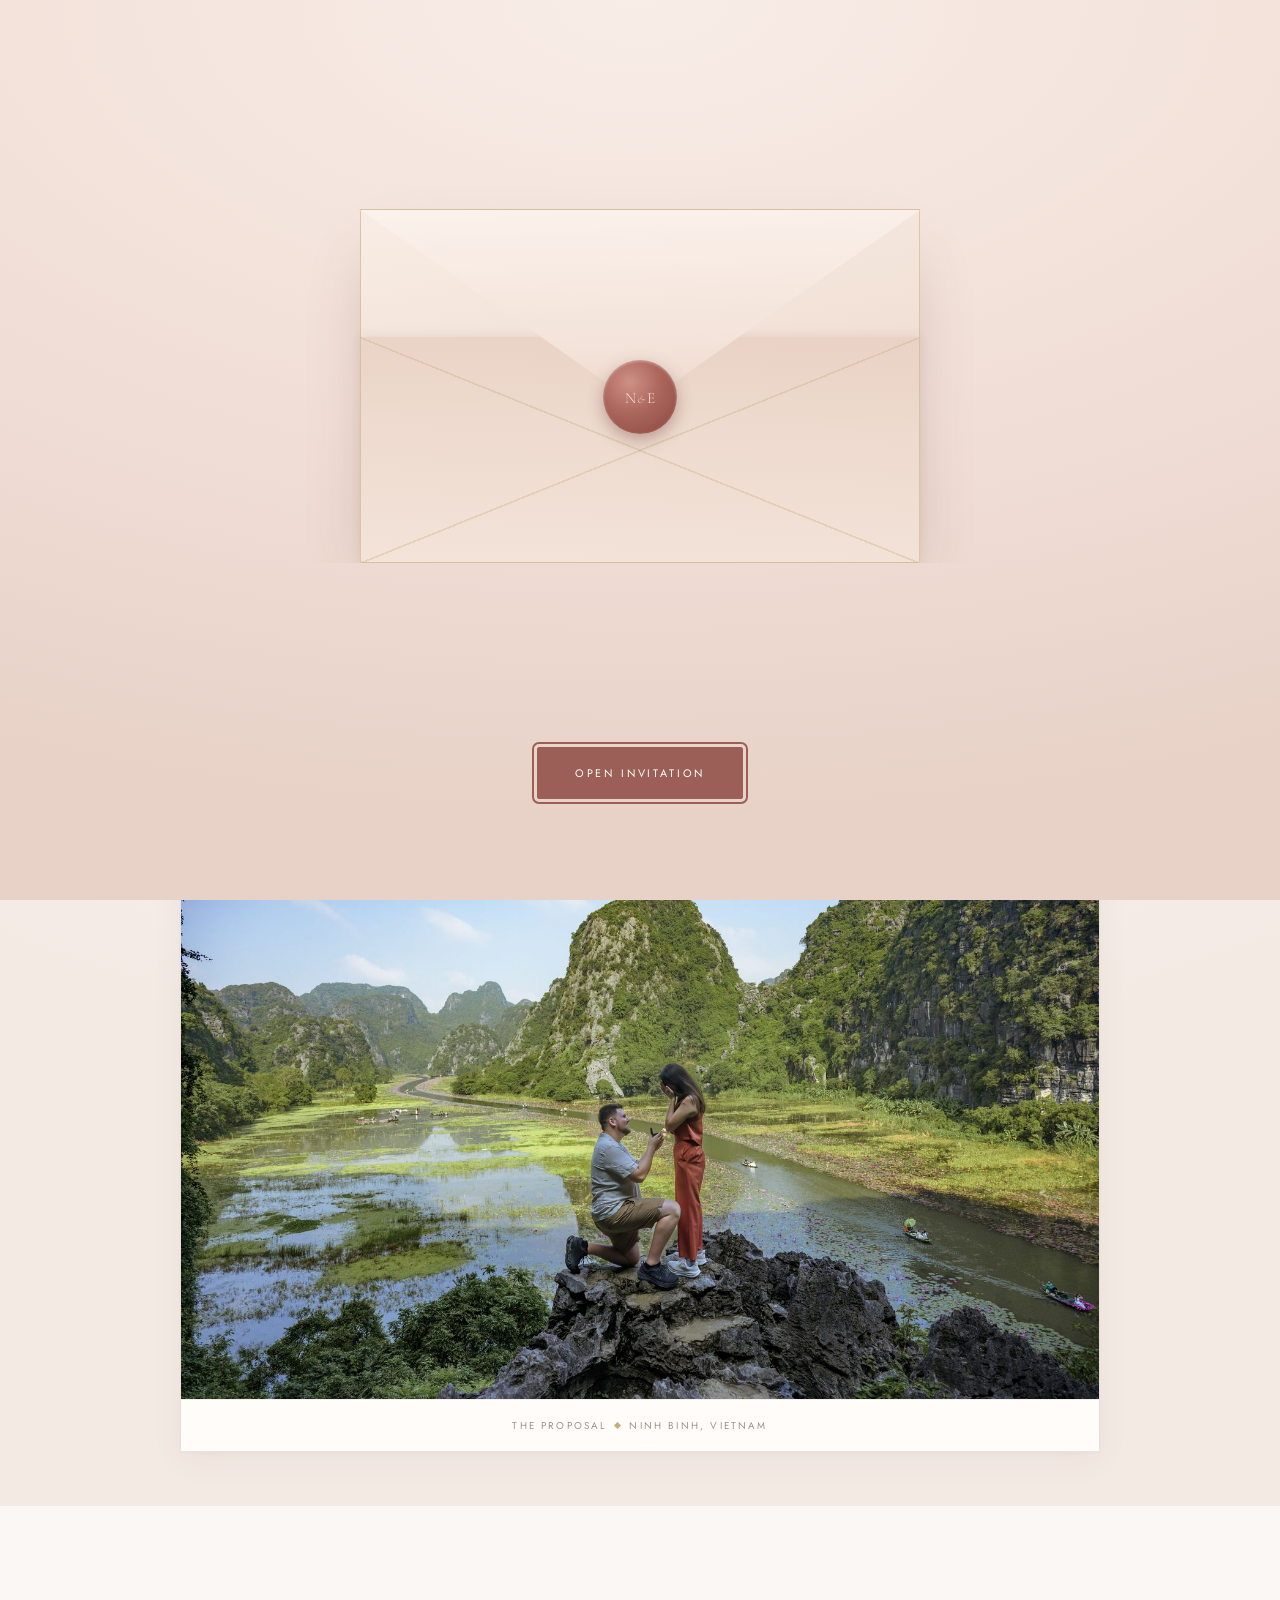
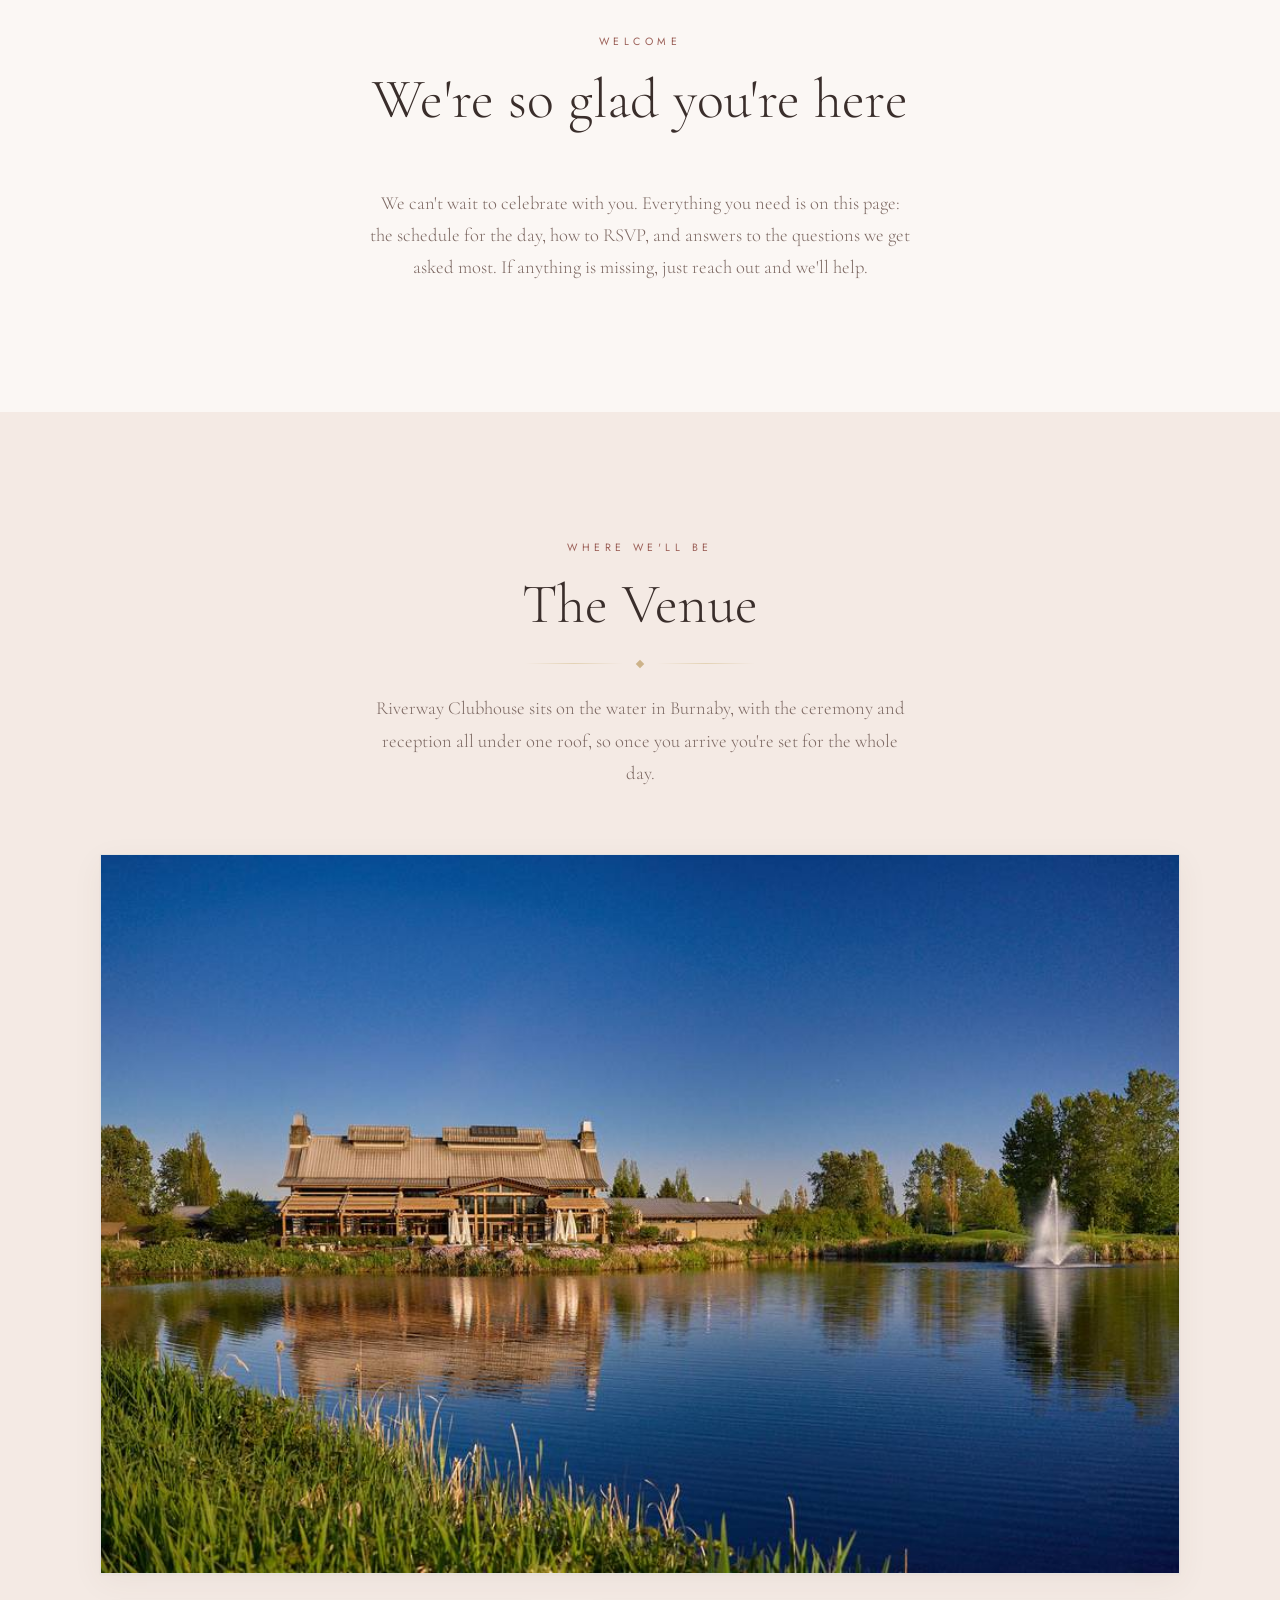
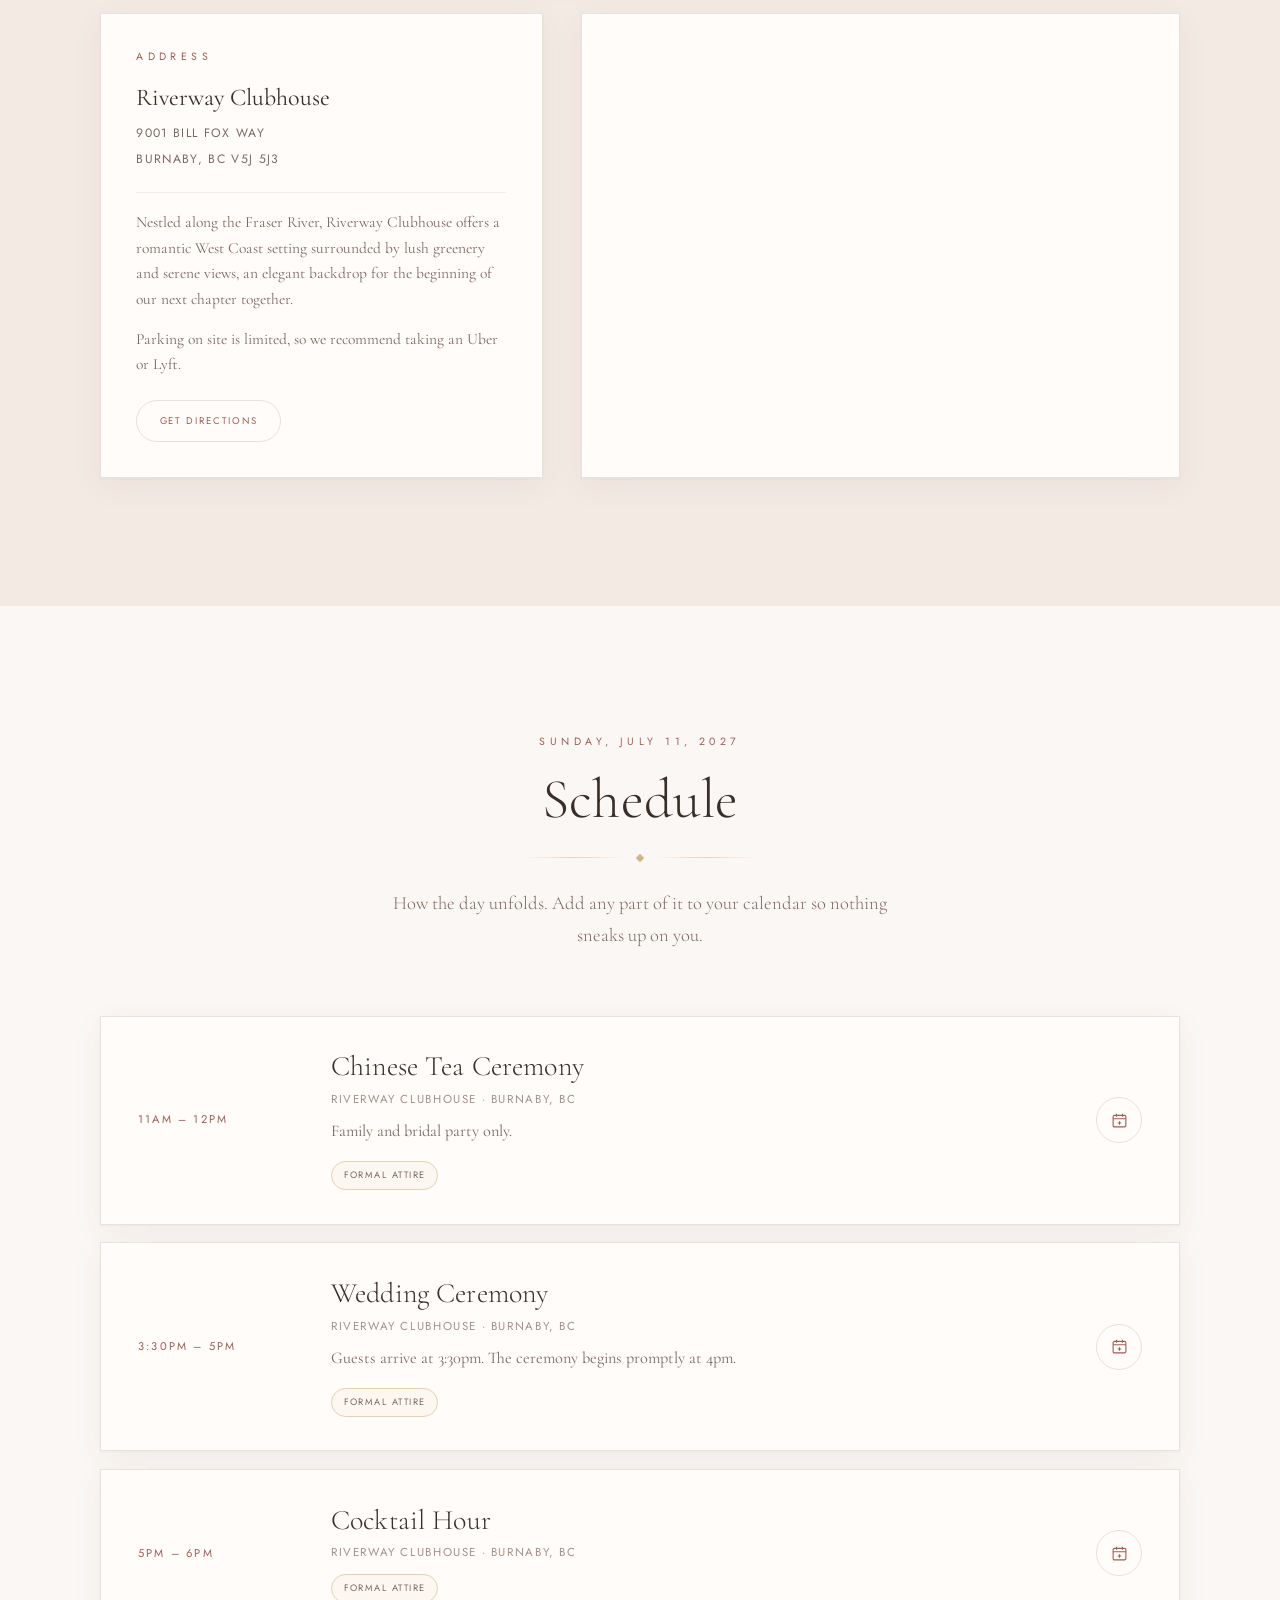
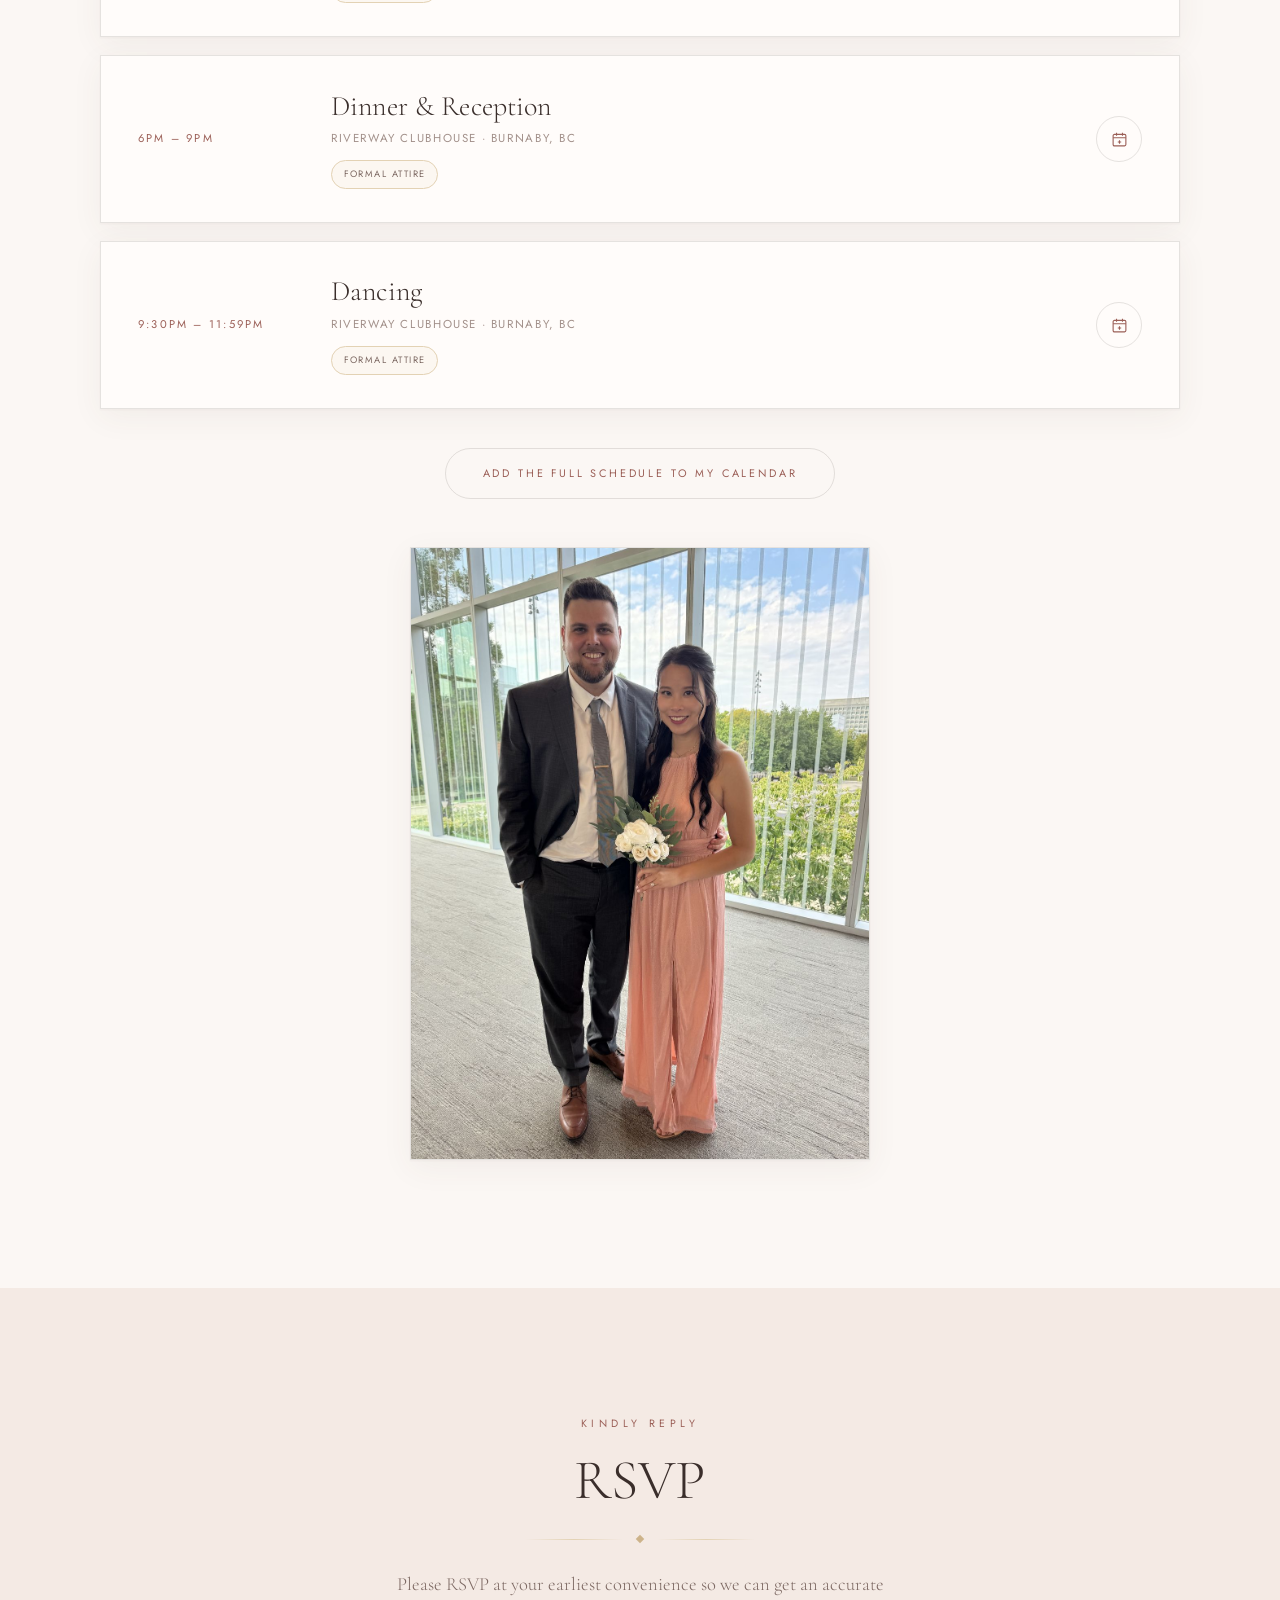
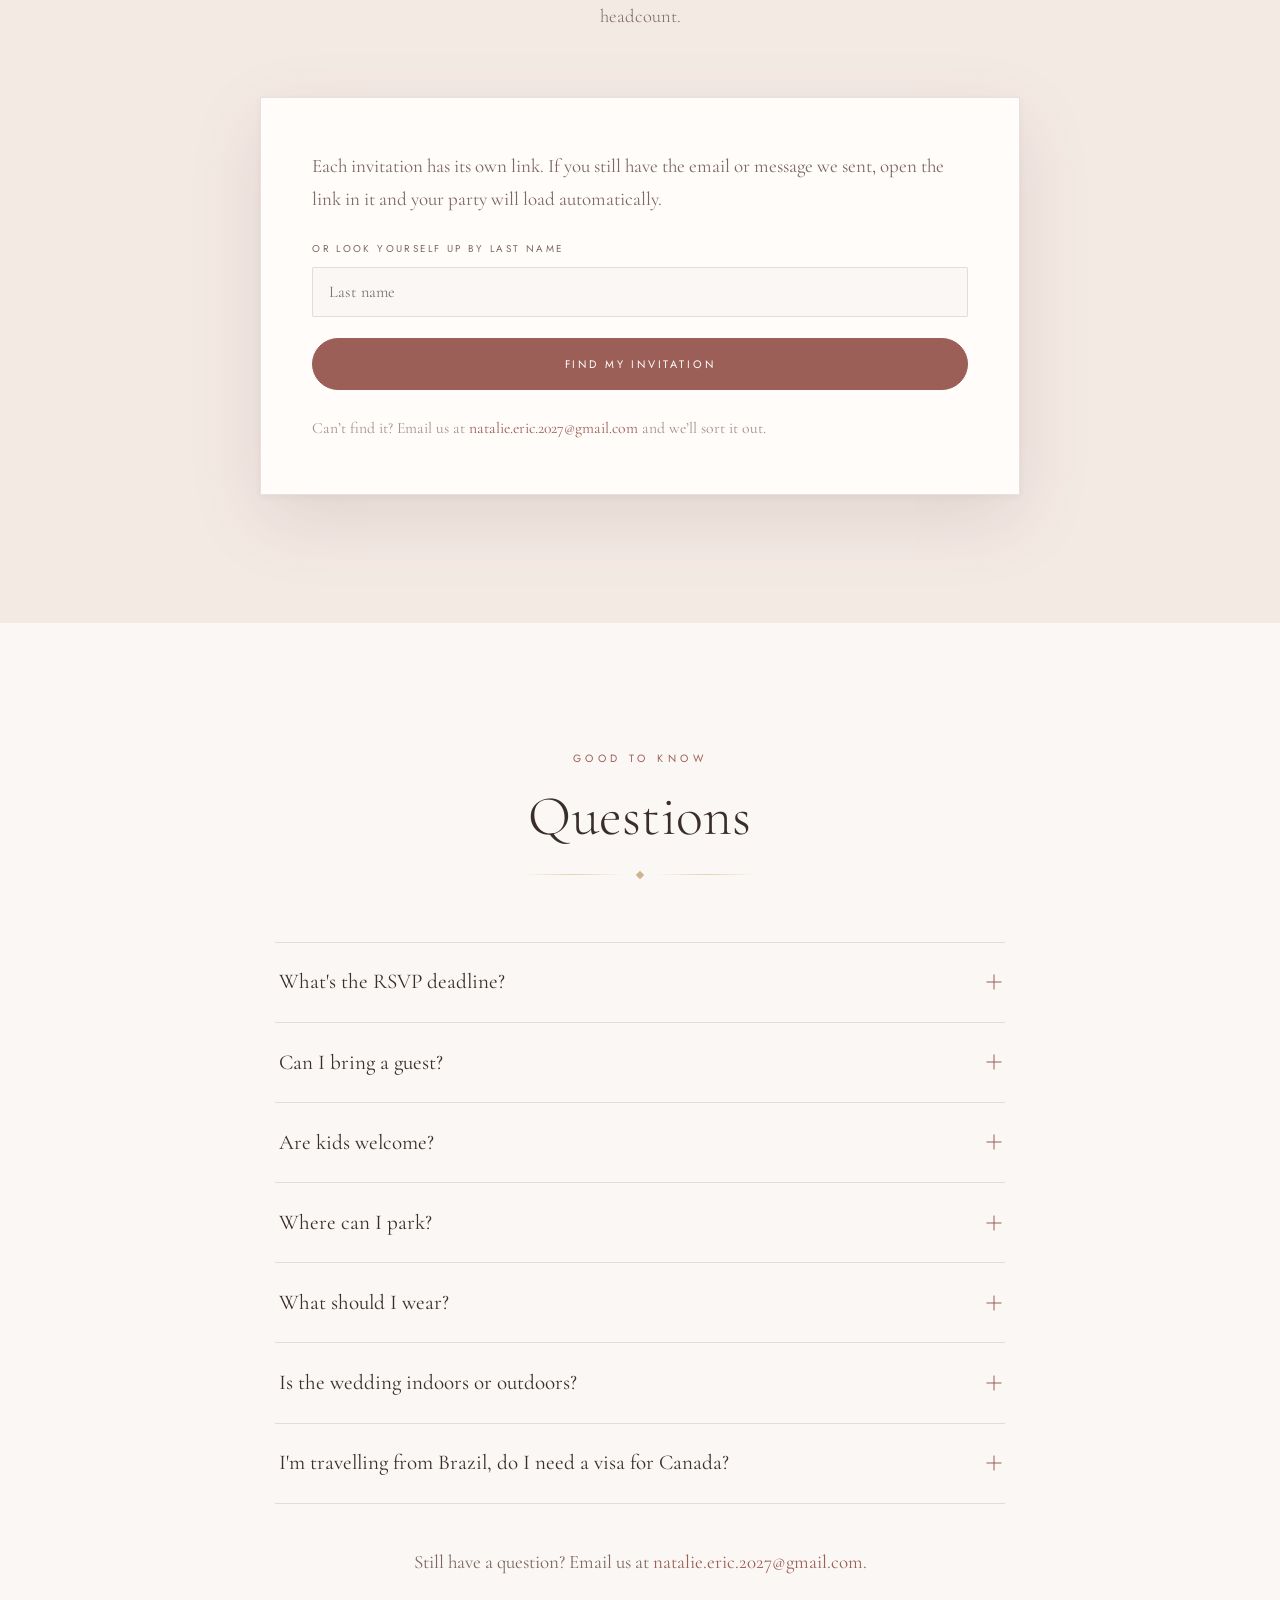
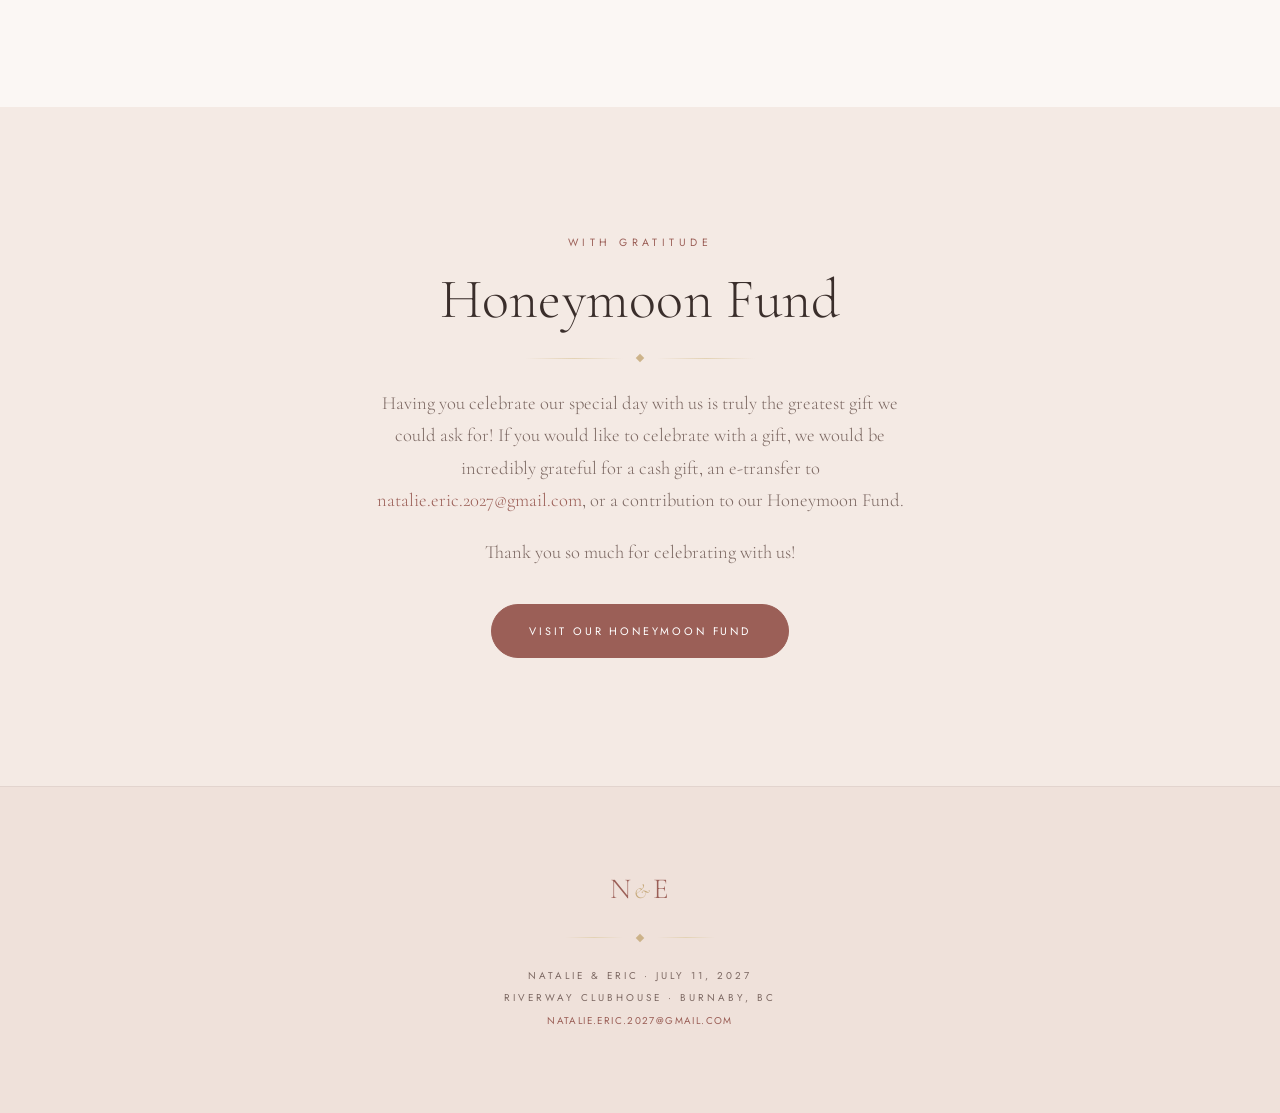
<file: index.html>
<!doctype html>
<html lang="en">
<head>
<meta charset="utf-8">
<meta name="viewport" content="width=device-width, initial-scale=1, viewport-fit=cover">
<title>Natalie &amp; Eric &middot; July 11, 2027</title>
<meta name="description" content="Natalie and Eric are getting married on July 11, 2027 at Riverway Clubhouse in Burnaby, BC.">
<meta name="theme-color" content="#FBF7F4">

<!-- How the link looks when it is shared: iMessage, WhatsApp and the rest
     all read these. Without og:image they show a bare little bubble. -->
<meta property="og:site_name" content="Natalie &amp; Eric">
<meta property="og:title" content="Natalie &amp; Eric &middot; July 11, 2027">
<meta property="og:description" content="We're getting married! Riverway Clubhouse, Burnaby, BC. Open your invitation to RSVP.">
<meta property="og:type" content="website">
<meta property="og:locale" content="en_CA">
<meta property="og:url" content="https://natalie-eric.website/">
<meta property="og:image" content="https://natalie-eric.website/images/share.jpg">
<meta property="og:image:secure_url" content="https://natalie-eric.website/images/share.jpg">
<meta property="og:image:type" content="image/jpeg">
<meta property="og:image:width" content="1200">
<meta property="og:image:height" content="630">
<meta property="og:image:alt" content="Natalie and Eric, married July 11th 2027 at Riverway Clubhouse in Burnaby, BC">
<meta name="twitter:card" content="summary_large_image">
<meta name="twitter:title" content="Natalie &amp; Eric &middot; July 11, 2027">
<meta name="twitter:description" content="We're getting married! Riverway Clubhouse, Burnaby, BC. Open your invitation to RSVP.">
<meta name="twitter:image" content="https://natalie-eric.website/images/share.jpg">
<link rel="preconnect" href="https://fonts.googleapis.com">
<link rel="preconnect" href="https://fonts.gstatic.com" crossorigin>
<link href="https://fonts.googleapis.com/css2?family=Cormorant+Garamond:ital,wght@0,300;0,400;0,500;0,600;1,300;1,400&family=Jost:wght@200;300;400;500&display=swap" rel="stylesheet">
<link rel="icon" type="image/png" sizes="32x32" href="/images/favicon-32.png">
<link rel="icon" type="image/png" sizes="16x16" href="/images/favicon-16.png">
<link rel="apple-touch-icon" href="/images/apple-touch-icon.png">
<link rel="icon" href="data:image/svg+xml,%3Csvg xmlns='http://www.w3.org/2000/svg' viewBox='0 0 100 100'%3E%3Ctext x='50' y='72' font-family='Georgia,serif' font-size='62' fill='%239B5F57' text-anchor='middle'%3EN%26E%3C/text%3E%3C/svg%3E">
<link rel="stylesheet" href="/styles.css">
</head>
<body>

<!-- ==========================================================
     INVITATION  (first thing a guest sees when the link opens)
     ========================================================== -->
<div id="invitation" role="dialog" aria-modal="true" aria-label="Wedding invitation">
 <!-- Starts as a sealed envelope. Open it and the flap lifts, the letter
      slides out and settles at full size to be read; a second press puts
      the invitation away and takes you into the site. -->
 <div class="env-stage" id="envStage" data-state="sealed">

  <div class="env-scene">
    <!-- the envelope keeps its own shape and stays put at the bottom of the
         scene; only the letter moves -->
    <div class="env-shell" aria-hidden="true">
      <div class="env-body"></div>
    </div>

    <div class="env-letter">
      <div class="card-invite">
        <div class="invite-parents">
          <span>Mary and David<br>Wong</span>
          <span>Yael and Victor<br>Osiek</span>
        </div>

        <div class="seal">
          <span class="mono" aria-hidden="true">
            <svg width="64" height="34" viewBox="0 0 120 64" aria-hidden="true">
              <text x="60" y="48" text-anchor="middle" font-family="Cormorant Garamond,Georgia,serif"
                    font-size="46" font-weight="300" fill="#9B5F57" letter-spacing="1">N<tspan
                    font-size="33" font-style="italic" fill="#C6A97A" dx="4">&amp;</tspan><tspan dx="4">E</tspan></text>
            </svg>
          </span>
        </div>

        <p class="eyebrow">Together with their families</p>
        <h1 class="invite-names">Natalie<span class="invite-amp">&amp;</span>Eric</h1>
        <p class="invite-greet" id="inviteGreet">request the pleasure of your company</p>
        <div class="rule tight"><i></i></div>
        <p class="invite-meta">
          <span data-date="formal">Sunday, July 11th 2027</span><br>
          Riverway Clubhouse<span class="meta-sep"> &middot; </span><br class="meta-brk">Burnaby,&nbsp;BC
        </p>
      </div>
    </div>

    <div class="env-shell front" aria-hidden="true">
      <div class="env-front"></div>
      <div class="env-flap"></div>
    </div>
    <div class="env-seal" aria-hidden="true">
      <svg width="44" height="25" viewBox="0 0 120 64" aria-hidden="true">
        <text x="60" y="46" text-anchor="middle" font-family="Cormorant Garamond,Georgia,serif"
              font-size="42" font-weight="300" fill="#F6E7DF" letter-spacing="1">N<tspan
              font-size="30" font-style="italic" fill="#EBD3C8" dx="3">&amp;</tspan><tspan dx="3">E</tspan></text>
      </svg>
    </div>
  </div>

  <!-- The room the letter will need once it is standing at full size. It is
       held from the very first frame, so the button below never moves while
       the invitation opens. -->
  <div class="env-space" id="envSpace" aria-hidden="true"></div>

  <p class="env-cta"><button class="btn" id="openInvite">Open Invitation</button></p>
 </div>
</div>

<!-- ==========================================================
     NAV
     ========================================================== -->
<header class="nav" id="nav">
  <div class="nav-in">
    <a href="#welcome" class="nav-mono mono" id="navMono" aria-label="Open the invitation">
      <svg width="52" height="28" viewBox="0 0 120 64" aria-hidden="true">
          <text x="60" y="48" text-anchor="middle" font-family="Cormorant Garamond,Georgia,serif"
                font-size="46" font-weight="300" fill="#3A2E2B" letter-spacing="1">N<tspan
                font-size="33" font-style="italic" fill="#C6A97A" dx="4">&amp;</tspan><tspan dx="4">E</tspan></text>
        </svg>
    </a>
    <button class="nav-toggle" id="navToggle" aria-expanded="false" aria-controls="navLinks" aria-label="Menu"><span></span></button>
    <nav class="nav-links" id="navLinks">
      <a href="#welcome">Welcome</a>
      <a href="#venue">The Venue</a>
      <a href="#schedule">Schedule</a>
      <a href="#rsvp">RSVP</a>
      <a href="#faq">FAQ</a>
      <a href="/registry/">Honeymoon Fund</a>
    </nav>
  </div>
</header>

<main>
<!-- ==========================================================
     WELCOME
     ========================================================== -->
<section class="hero" id="welcome">
  <div class="wrap">
    <p class="eyebrow rev">We're getting married</p>
    <h1 class="hero-names rev">Natalie<span class="hero-amp">&amp;</span>Eric</h1>
    <div class="rule rev"><i></i></div>
    <p class="hero-meta rev">
      <b data-date="long">Sunday, July 11, 2027</b><br>
      Riverway Clubhouse<span class="meta-sep"> &middot; </span><br class="meta-brk">Burnaby,&nbsp;British&nbsp;Columbia
    </p>
    <div class="countdown rev" id="countdown" aria-label="Countdown to the wedding"></div>
    <p class="rev" style="margin-top:2.6rem">
      <a href="#rsvp" class="btn">RSVP</a>
    </p>

    <figure class="photo wide rev">
      <img src="/images/proposal.jpg" width="1500" height="998" loading="lazy" decoding="async"
           alt="Eric on one knee proposing to Natalie on a rock above the river at Ninh Binh, Vietnam">
      <figcaption>The Proposal<i class="cap-dot" aria-hidden="true"></i>Ninh Binh, Vietnam</figcaption>
    </figure>
  </div>
</section>

<section>
  <div class="wrap narrow center">
    <p class="eyebrow rev">Welcome</p>
    <h2 class="rev">We're so glad you're here</h2>
    <div class="rule rev"><i></i></div>
    <p class="lede rev">
      We can't wait to celebrate with you. Everything you need is on this page: the schedule for
      the day, how to RSVP, and answers to the questions we get asked most. If anything is missing,
      just reach out and we'll help.
    </p>
  </div>
</section>

<!-- ==========================================================
     THE VENUE
     ========================================================== -->
<section class="alt" id="venue">
  <div class="wrap">
    <div class="sec-head rev">
      <p class="eyebrow">Where we'll be</p>
      <h2>The Venue</h2>
      <div class="rule"><i></i></div>
      <p class="lede">Riverway Clubhouse sits on the water in Burnaby, with the ceremony and reception
        all under one roof, so once you arrive you're set for the whole day.</p>
    </div>

    <figure class="venue-photo rev">
      <img src="/images/venue.jpg" width="960" height="640" loading="lazy" decoding="async"
           alt="Riverway Clubhouse seen across the pond at golden hour, with a fountain to the right">
    </figure>

    <div class="venue-info rev">
      <div class="venue-addr">
        <p class="eyebrow">Address</p>
        <p class="venue-name" id="mapVenue">Riverway Clubhouse</p>
        <p class="venue-line" id="mapAddr">9001 Bill Fox Way<br>Burnaby,&nbsp;BC&nbsp;V5J&nbsp;5J3</p>
        <p class="venue-note">Nestled along the Fraser River, Riverway Clubhouse offers a romantic
          West Coast setting surrounded by lush greenery and serene views, an elegant backdrop for the
          beginning of our next chapter together.</p>
        <p class="venue-note tight">Parking on site is limited, so we recommend taking an Uber or Lyft.</p>
        <p style="margin-top:1.4rem">
          <a class="btn ghost sm" id="mapLink" target="_blank" rel="noopener"
             href="https://www.google.com/maps/search/?api=1&amp;query=Riverway+Clubhouse+9001+Bill+Fox+Way+Burnaby+BC">Get directions</a>
        </p>
      </div>
      <div class="map">
        <iframe title="Map to Riverway Clubhouse" loading="lazy" referrerpolicy="no-referrer-when-downgrade"
                src="https://www.google.com/maps?q=Riverway%20Clubhouse%2C%209001%20Bill%20Fox%20Way%2C%20Burnaby%2C%20BC%20V5J%205J3&amp;output=embed"></iframe>
      </div>
    </div>
  </div>
</section>

<!-- ==========================================================
     SCHEDULE
     ========================================================== -->
<section id="schedule">
  <div class="wrap">
    <div class="sec-head rev">
      <p class="eyebrow" data-date="long">Sunday, July 11, 2027</p>
      <h2>Schedule</h2>
      <div class="rule"><i></i></div>
      <p class="lede">How the day unfolds. Add any part of it to your calendar so nothing sneaks up on you.</p>
    </div>

    <div class="timeline" id="timeline"></div>

    <p class="center rev" style="margin-top:2.4rem">
      <button class="btn ghost" id="addAll">Add the full schedule to my calendar</button>
    </p>

    <figure class="photo portrait rev">
      <img src="/images/couple.jpg" width="1125" height="1500" loading="lazy" decoding="async"
           alt="Natalie and Eric dressed up together, Natalie holding a bouquet of white roses">
    </figure>
  </div>
</section>

<!-- ==========================================================
     RSVP
     ========================================================== -->
<section class="alt" id="rsvp">
  <div class="wrap">
    <div class="sec-head rev">
      <p class="eyebrow">Kindly reply</p>
      <h2>RSVP</h2>
      <div class="rule"><i></i></div>
      <p class="lede" id="rsvpLede">Please let us know if you can join us.</p>
    </div>
    <div class="rsvp-shell rev">
      <div class="panel" id="rsvpPanel"><div class="spinner" aria-label="Loading"></div></div>
    </div>
  </div>
</section>

<!-- ==========================================================
     FAQ
     ========================================================== -->
<section id="faq">
  <div class="wrap narrow">
    <div class="sec-head rev">
      <p class="eyebrow">Good to know</p>
      <h2>Questions</h2>
      <div class="rule"><i></i></div>
    </div>
    <div class="faq rev" id="faqList"></div>
    <p class="center" style="margin-top:2.6rem;color:var(--ink-soft)">
      Still have a question? Email us at
      <a href="mailto:natalie.eric.2027@gmail.com">natalie.eric.2027@gmail.com</a>.
    </p>
  </div>
</section>
<!-- ==========================================================
     HONEYMOON FUND  (the full page lives at /registry/)
     ========================================================== -->
<section class="alt" id="registry">
  <div class="wrap narrow center">
    <p class="eyebrow rev">With gratitude</p>
    <h2 class="rev">Honeymoon Fund</h2>
    <div class="rule rev"><i></i></div>
    <p class="lede rev">
      Having you celebrate our special day with us is truly the greatest gift we could ask for!
      If you would like to celebrate with a gift, we would be incredibly grateful for a cash gift,
      an e&#8209;transfer to
      <a href="mailto:natalie.eric.2027@gmail.com">natalie.eric.2027@gmail.com</a>,
      or a contribution to our Honeymoon Fund.
    </p>
    <p class="lede rev" style="margin-top:1rem">Thank you so much for celebrating with us!</p>
    <p class="rev" style="margin-top:2.2rem">
      <a class="btn" href="/registry/">Visit our honeymoon fund</a>
    </p>
  </div>
</section>
</main>

<footer>
  <span class="mono" aria-hidden="true">
    <svg width="76" height="41" viewBox="0 0 120 64" aria-hidden="true">
          <text x="60" y="48" text-anchor="middle" font-family="Cormorant Garamond,Georgia,serif"
                font-size="46" font-weight="300" fill="#9B5F57" letter-spacing="1">N<tspan
                font-size="33" font-style="italic" fill="#C6A97A" dx="4">&amp;</tspan><tspan dx="4">E</tspan></text>
        </svg>
  </span>
  <div class="rule tight"><i></i></div>
  <p class="foot-meta">
    Natalie &amp; Eric &middot; <span data-date="short">July 11, 2027</span><br>
    Riverway Clubhouse &middot; Burnaby,&nbsp;BC<br>
    <a class="foot-mail" href="mailto:natalie.eric.2027@gmail.com">natalie.eric.2027@gmail.com</a>
  </p>
</footer>

<script>
/* ============================================================
   CONFIG  —  the only block you normally need to touch.
   ============================================================ */
const CONFIG = {
  names:      "Natalie & Eric",
  date:       "2027-07-11",
  dateLong:   "Sunday, July 11, 2027",
  tz:         "-07:00",                       // Vancouver, PDT, on the wedding date
  venue:      "Riverway Clubhouse",
  address:    "9001 Bill Fox Way, Burnaby, BC V5J 5J3",
  email:      "natalie.eric.2027@gmail.com",

  // Google Apps Script web-app /exec URL. Empty = demo mode (nothing is saved).
  apiUrl:     "https://script.google.com/macros/s/AKfycbxrzsOviri7hb_osxUe82t5I9iHgUK8Lwi2rzYLZ0HYfLwewsIrVqoX2zKuR5_FOaWfpw/exec",

  // Fallbacks; the live values come from the Config tab of the RSVP sheet.
  meals:      ["Steak & Lobster", "Fish", "Vegetarian"],
  scopes:     ["Wedding Ceremony & Reception",
               "Reception Only (dinner/dancing)",
               "Wedding Ceremony Only"],
  deadline:   "",                             // e.g. "2027-04-15"; blank = "at your earliest convenience"
  countdownTo:"15:30",                        // what the countdown counts to; blank = the day's first event
  rev:        0,                              // the schedule's revision, sent by the sheet
  updated:    "",                             // when the schedule last changed

  // Registry items live in /registry/index.html.
};

/* ============================================================
   SCHEDULE
   ============================================================ */
/* A copy of the sheet's schedule, so the page has something to show before
   the live one arrives (and if it never does). The keys match the ids the
   sheet derives from each title, so an entry saved from here and one saved
   later from the live copy are the same entry to a calendar. */
const SCHEDULE = [
  { key:"chinese-tea-ceremony", title:"Chinese Tea Ceremony", start:"11:00", end:"12:00",
    tags:["Formal attire"], note:"Family and bridal party only." },
  { key:"wedding-ceremony", title:"Wedding Ceremony", start:"15:30", end:"17:00",
    tags:["Formal attire"], note:"Guests arrive at 3:30pm. The ceremony begins promptly at 4pm." },
  { key:"cocktail-hour", title:"Cocktail Hour", start:"17:00", end:"18:00",
    tags:["Formal attire"], note:"" },
  { key:"dinner-reception", title:"Dinner & Reception", start:"18:00", end:"21:00",
    tags:["Formal attire"], note:"" },
  { key:"dancing", title:"Dancing", start:"21:30", end:"23:59",
    tags:["Formal attire"], note:"" }
];

/* ============================================================
   FAQ
   ============================================================ */
const FAQ = [
  { q:"What's the RSVP deadline?",
    a:"__DEADLINE__" },
  { q:"Can I bring a guest?",
    a:"<p>Check your invitation to see if you have a plus one.</p>" },
  { q:"Are kids welcome?",
    a:"<p>We love your little ones. To keep the day intimate, children are welcome only if they're named on your invitation, and you'll find everyone we've saved a seat for listed right there. If you're ever unsure who's included, just reach out and we're happy to help.</p>" },
  { q:"Where can I park?",
    a:"<p>Riverway Clubhouse has limited parking on site, so we recommend taking an Uber or Lyft.</p>" },
  { q:"What should I wear?",
    a:"<p>We'd love to see you in formal attire, think long dresses for the ladies, and suit and tie for the gentlemen.</p>" },
  { q:"Is the wedding indoors or outdoors?",
    a:"<p>Our wedding ceremony is outdoors, but our reception will be indoors.</p>" },
  { q:"I'm travelling from Brazil, do I need a visa for Canada?",
    a:"<p>Usually an eTA rather than a full visa, as long as you're flying in. Brazilian passport holders can apply for an <b>eTA</b> (about CAD $7, approved online, often within minutes) if you either hold a valid US non&#8209;immigrant visa on the day you apply, or have held a Canadian visitor visa in the past 10 years.</p><p><b>Please apply as soon as you know you're coming.</b> Most eTAs come back within minutes, but some get held for extra documents and take days or even weeks, and you cannot board a flight to Canada without one. Applying early costs nothing extra and leaves room to sort out any surprises.</p><p>Two things worth knowing:</p><ul><li>The eTA only covers arrival <b>by air</b>. If you're driving or coming by bus, train or boat, you need a visitor visa instead.</li><li>Your US visa needs to be valid on the day you apply for the eTA, but it doesn't have to still be valid when you travel.</li></ul><p>If neither applies to you, you'll need a visitor visa (temporary resident visa), which takes considerably longer and includes biometrics, so please start as early as you possibly can &mdash; processing can run to several months. The official rules are on <a href=\"https://www.canada.ca/en/immigration-refugees-citizenship/services/visit-canada/eta/eligibility/eta-x.html\" target=\"_blank\" rel=\"noopener\">the Government of Canada site</a>, and we're happy to send a letter of invitation if it helps.</p>" }
];

/* ============================================================
   HELPERS
   ============================================================ */
const $  = (s,r)=> (r||document).querySelector(s);
const $$ = (s,r)=> Array.from((r||document).querySelectorAll(s));
const esc = s => String(s==null?"":s).replace(/[&<>"']/g, c => (
  {"&":"&amp;","<":"&lt;",">":"&gt;",'"':"&quot;","'":"&#39;"}[c]));

function evDate(hhmm){ return new Date(CONFIG.date+"T"+hhmm+":00"+CONFIG.tz); }
/* an event whose end reads earlier than its start runs past midnight */
function evEnd(ev){
  const a = evDate(ev.start), b = evDate(ev.end);
  return b > a ? b : new Date(b.getTime() + 864e5);
}
function fmtTime(hhmm){
  const [h,m] = hhmm.split(":").map(Number);
  const ap = h>=12 ? "pm" : "am";
  const hr = h%12===0 ? 12 : h%12;
  return m===0 ? hr+ap : hr+":"+String(m).padStart(2,"0")+ap;
}
function icsStamp(d){ return d.toISOString().replace(/[-:]/g,"").replace(/\.\d{3}/,""); }
function prettyDate(iso){
  if(!iso) return "";
  const d = new Date(iso+"T12:00:00");
  if(isNaN(d)) return iso;
  return d.toLocaleDateString("en-US",{month:"long",day:"numeric",year:"numeric"});
}
function deadlineSentence(){
  return CONFIG.deadline
    ? "Please RSVP by <b>"+esc(prettyDate(CONFIG.deadline))+"</b> so we can get an accurate headcount."
    : "Please RSVP at your earliest convenience so we can get an accurate headcount.";
}

/* ---------- calendar ---------- */
function icsUid(ev){ return (ev.uid || ev.key) + "-natalie-eric@natalie-eric.website"; }

/* A comma, a semicolon or a backslash inside a value has to be escaped, or a
   strict calendar reads the rest of the line as a second value and either
   mangles the entry or refuses the file. Our address has three commas in it,
   which is exactly the case that used to break. */
function icsText(v){
  return String(v==null?"":v)
    .replace(/\\/g,"\\\\").replace(/;/g,"\\;").replace(/,/g,"\\,")
    .replace(/\r?\n/g,"\\n");
}
/* and no line may run past 75 characters; a continuation starts with a space.
   The cut never lands between a backslash and the character it escapes, which
   would leave half an escape sequence at the end of a line. */
function icsCut(s, n){
  let k = Math.min(n, s.length), b = 0;
  while(b < k && s[k-1-b] === "\\") b++;
  return (b % 2) ? k - 1 : k;
}
function icsFold(line){
  if(line.length <= 74) return line;
  let k = icsCut(line, 74), out = line.slice(0,k), rest = line.slice(k);
  while(rest.length > 73){ const c = icsCut(rest, 73); out += "\r\n " + rest.slice(0,c); rest = rest.slice(c); }
  return out + "\r\n " + rest;
}

function icsFor(events){
  const stamp = CONFIG.updated || icsStamp(new Date());
  const lines = ["BEGIN:VCALENDAR","VERSION:2.0",
                 "PRODID:-//Natalie and Eric//Wedding//EN","CALSCALE:GREGORIAN","METHOD:PUBLISH"];
  events.forEach(ev=>{
    const desc  = [ev.note, ev.tags.join(" · ")].filter(Boolean).join("\n");
    const where = [(ev.place||CONFIG.venue), CONFIG.address].filter(Boolean).join(", ");
    /* The id and the revision are how a calendar recognises an entry it is
       already holding: saving again after a change updates that entry in
       place, rather than leaving a stale copy beside the new one. */
    lines.push("BEGIN:VEVENT",
      "UID:"+icsUid(ev),
      "SEQUENCE:"+(CONFIG.rev||0),
      "DTSTAMP:"+stamp,
      "LAST-MODIFIED:"+stamp,
      "DTSTART:"+icsStamp(evDate(ev.start)),
      "DTEND:"+icsStamp(evEnd(ev)),
      "SUMMARY:"+icsText("Natalie & Eric: "+ev.title),
      "LOCATION:"+icsText(where),
      "DESCRIPTION:"+icsText(desc),
      "URL:https://natalie-eric.website/#schedule",
      "STATUS:CONFIRMED",
      "TRANSP:OPAQUE",
      "END:VEVENT");
  });
  lines.push("END:VCALENDAR");
  return lines.map(icsFold).join("\r\n") + "\r\n";
}
function downloadIcs(events, filename){
  const blob = new Blob([icsFor(events)],{type:"text/calendar;charset=utf-8"});
  const url  = URL.createObjectURL(blob);
  const a = document.createElement("a");
  a.href = url; a.download = filename; a.rel="noopener";
  document.body.appendChild(a); a.click(); a.remove();
  setTimeout(()=>URL.revokeObjectURL(url), 4000);
}
function googleUrl(ev){
  const p = new URLSearchParams({
    action:"TEMPLATE",
    text: "Natalie & Eric: "+ev.title,
    dates: icsStamp(evDate(ev.start))+"/"+icsStamp(evEnd(ev)),
    details: [ev.note, ev.tags.join(" · ")].filter(Boolean).join("\n"),
    location: (ev.place||CONFIG.venue)+", "+CONFIG.address
  });
  return "https://calendar.google.com/calendar/render?"+p.toString();
}
function outlookUrl(ev){
  const p = new URLSearchParams({
    path:"/calendar/action/compose", rru:"addevent",
    subject: "Natalie & Eric: "+ev.title,
    startdt: evDate(ev.start).toISOString(),
    enddt:   evEnd(ev).toISOString(),
    location: (ev.place||CONFIG.venue)+", "+CONFIG.address,
    body: [ev.note, ev.tags.join(" · ")].filter(Boolean).join("\n")
  });
  return "https://outlook.live.com/calendar/0/deeplink/compose?"+p.toString();
}

let openMenu = null;
function closeCalMenu(){ if(openMenu){ openMenu.remove(); openMenu=null; } }
document.addEventListener("click", e=>{ if(openMenu && !openMenu.contains(e.target)) closeCalMenu(); });
document.addEventListener("keydown", e=>{ if(e.key==="Escape") closeCalMenu(); });

/* Which single event a "whole schedule" web-calendar link should carry.
   Google and Outlook.com each take one event at a time, so rather than firing
   off a stack of tabs it adds the ceremony, which is the one everybody wants. */
function headlineEvent(events){
  return events.find(e => /ceremony/i.test(e.title) && !/tea/i.test(e.title))
      || events[1] || events[0];
}

function calMenu(anchor, events, label, opts){
  closeCalMenu();
  opts = opts || {};
  const one = events.length === 1 ? events[0] : headlineEvent(events);
  const m = document.createElement("div");
  m.className = "cal-menu";
  m.innerHTML =
    '<button data-a="apple"><b>Apple Calendar</b><i>'+
      (events.length===1 ? "and the Outlook app" : "the whole day, in one file")+'</i></button>'+
    '<button data-a="google"><b>Google Calendar</b><i>'+
      (events.length===1 ? "opens ready to save" : esc(one.title))+'</i></button>'+
    '<button data-a="outlook"><b>Outlook.com</b><i>'+
      (events.length===1 ? "opens ready to save" : esc(one.title))+'</i></button>';
  document.body.appendChild(m);
  const r = anchor.getBoundingClientRect();
  const w = m.offsetWidth, h = m.offsetHeight;
  m.style.left = Math.max(10, Math.min(window.innerWidth-w-10, r.left+r.width/2-w/2))+"px";
  m.style.top  = (r.bottom+8+h > window.innerHeight ? r.top-h-8 : r.bottom+8)+"px";
  m.addEventListener("click", e=>{
    const b = e.target.closest("button"); if(!b) return;
    const a = b.dataset.a;
    if(a==="apple")   downloadIcs(events, label+".ics");
    if(a==="google")  window.open(googleUrl(one),"_blank","noopener");
    if(a==="outlook") window.open(outlookUrl(one),"_blank","noopener");
    closeCalMenu();
  });
  openMenu = m;
}

/* ============================================================
   RENDER: schedule, registry, FAQ
   ============================================================ */
function renderSchedule(){
  $("#timeline").innerHTML = SCHEDULE.map(ev=>`
    <article class="event rev">
      <div class="ev-time">${fmtTime(ev.start)} &ndash; ${fmtTime(ev.end)}</div>
      <div>
        <h3 class="ev-title">${esc(ev.title)}</h3>
        <p class="ev-place">${esc(ev.place || CONFIG.venue)} &middot; Burnaby,&nbsp;BC</p>
        ${ev.note ? `<p class="ev-note">${esc(ev.note)}</p>` : ""}
        <div class="ev-tags">${ev.tags.map(t=>`<span class="tag">${esc(t)}</span>`).join("")}</div>
      </div>
      <div class="ev-cal">
        <button class="cal-btn" data-ev="${ev.key}" aria-label="Add ${esc(ev.title)} to calendar">
          <svg width="17" height="17" viewBox="0 0 20 20" fill="none" stroke="currentColor" stroke-width="1.3" aria-hidden="true">
            <rect x="2.5" y="4" width="15" height="13.5" rx="1.5"/><path d="M2.5 8h15M6.5 2v3.5M13.5 2v3.5M10 11v4M8 13h4"/>
          </svg><span class="cal-lab">Add to calendar</span>
        </button>
      </div>
    </article>`).join("");

  $$("#timeline .cal-btn").forEach(b=>{
    b.addEventListener("click", e=>{
      e.stopPropagation();
      const ev = SCHEDULE.find(x=>x.key===b.dataset.ev);
      calMenu(b,[ev],"natalie-eric-"+ev.key);
    });
  });
  /* set rather than added, because the schedule is rendered again whenever
     the sheet's copy arrives and a second listener would fire twice */
  $("#addAll").onclick = e=>{
    e.stopPropagation();
    calMenu($("#addAll"), SCHEDULE, "natalie-eric-wedding", {all:true});
  };
}

function renderFaq(){
  $("#faqList").innerHTML = FAQ.map((f,i)=>`
    <div class="faq-item" data-open="false">
      <button class="faq-q" aria-expanded="false" aria-controls="fa${i}">
        <span>${esc(f.q)}</span><span class="faq-ic" aria-hidden="true"></span>
      </button>
      <div class="faq-a" id="fa${i}" role="region">
        <div class="faq-a-in">${f.a === "__DEADLINE__" ? "<p>"+deadlineSentence()+"</p>" : f.a}</div>
      </div>
    </div>`).join("");

  $$("#faqList .faq-q").forEach(btn=>{
    btn.addEventListener("click", ()=>{
      const item = btn.closest(".faq-item");
      const body = $(".faq-a", item);
      const open = item.dataset.open === "true";
      item.dataset.open = open ? "false" : "true";
      btn.setAttribute("aria-expanded", open ? "false" : "true");
      body.style.maxHeight = open ? "0px" : body.scrollHeight+"px";
    });
  });
  window.addEventListener("resize", ()=>{
    $$('#faqList .faq-item[data-open="true"] .faq-a').forEach(b=> b.style.maxHeight = b.scrollHeight+"px");
  });
}

/* ============================================================
   COUNTDOWN
   ============================================================ */
function renderCountdown(){
  /* Counts down to whatever the sheet says to count down to, and to the first
     event of the day if that is left blank — so it can never be left pointing
     at a time that no longer exists. */
  const to = (CONFIG.countdownTo || "").trim() ||
             (SCHEDULE.length ? SCHEDULE[0].start : "15:30");
  const target = evDate(/^\d{1,2}:\d{2}$/.test(to) ? (to.length===4?"0"+to:to) : "15:30");
  const tick = ()=>{
    const diff = target - new Date();
    const el = $("#countdown");
    if(diff <= 0){ el.innerHTML = '<div class="cd-unit"><div class="cd-num">Today</div></div>'; return; }
    const d = Math.floor(diff/864e5),
          h = Math.floor(diff/36e5)%24,
          m = Math.floor(diff/6e4)%60;
    el.innerHTML =
      unit(d,"Days")+unit(h,"Hours")+unit(m,"Minutes");
  };
  const unit = (n,l)=> `<div class="cd-unit"><div class="cd-num">${n}</div><div class="cd-lab">${l}</div></div>`;
  tick();
  clearInterval(renderCountdown._t);
  renderCountdown._t = setInterval(tick, 30000);
}

/* ============================================================
   LIVE CONTENT
   Schedule, questions and meal options come from the sheet so they can be
   changed from the admin portal. If the call fails for any reason the page
   simply keeps the copy baked into this file.
   ============================================================ */
async function loadSite(){
  if(!CONFIG.apiUrl) return;
  try{
    const r = await fetch(CONFIG.apiUrl + "?action=site", {redirect:"follow"});
    const j = await r.json();
    applySite(j && j.ok ? j.site : null);
  }catch(e){ /* keep the built-in copy */ }
}

function applySite(site){
  if(!site) return;
  if(site.meals && site.meals.length) CONFIG.meals = site.meals;
  if(typeof site.deadline === "string" && site.deadline) CONFIG.deadline = site.deadline;
  if(site.email) CONFIG.email = site.email;
  if(site.venue)   CONFIG.venue   = site.venue;
  if(site.address) CONFIG.address = site.address;

  /* The day itself, so the countdown, the printed date and every calendar
     entry are all reading the same value. */
  if(site.date && /^\d{4}-\d{2}-\d{2}$/.test(site.date)) CONFIG.date = site.date;
  if(site.tz) CONFIG.tz = site.tz;
  if(site.dateLong) CONFIG.dateLong = site.dateLong;
  if(typeof site.rev === "number") CONFIG.rev = site.rev;
  if(site.updated) CONFIG.updated = site.updated;
  if(typeof site.countdownTo === "string") CONFIG.countdownTo = site.countdownTo;
  applyDate();

  /* The sheet is the schedule. If an item is removed there it goes from the
     page too, which is why this replaces the list outright rather than only
     filling it in when something came back. */
  if(site.schedule){
    SCHEDULE.length = 0;
    site.schedule.forEach((e,i)=> SCHEDULE.push({
      key:e.uid || ("e"+i), uid:e.uid || ("e"+i),
      title:e.title, start:e.start, end:e.end,
      tags:e.tags||[], note:e.note||"", place:e.place||""
    }));
    renderSchedule();
    renderCountdown();
  }
  if(site.faq && site.faq.length){
    FAQ.length = 0;
    site.faq.forEach(f => FAQ.push({
      q: f.q,
      a: /<[a-z][\s\S]*>/i.test(f.a) ? f.a : "<p>"+esc(f.a).replace(/\n/g,"<br>")+"</p>"
    }));
    renderFaq();
  }
  updateMap();
  initReveal();
}

/* Everywhere the date is printed, written from CONFIG so that changing it in
   the sheet changes all of them at once. */
function applyDate(){
  const d = new Date(CONFIG.date+"T12:00:00");
  if(isNaN(d)) return;
  const long = CONFIG.dateLong ||
    d.toLocaleDateString("en-US",{weekday:"long",month:"long",day:"numeric",year:"numeric"});
  const n = d.getDate();
  const ord = (n%10===1&&n%100!==11)?"st":(n%10===2&&n%100!==12)?"nd":(n%10===3&&n%100!==13)?"rd":"th";
  const formal = d.toLocaleDateString("en-US",{weekday:"long"}) + ", " +
                 d.toLocaleDateString("en-US",{month:"long"}) + " " +
                 n + ord + " " + d.getFullYear();
  $$('[data-date="long"]').forEach(el => el.textContent = long);
  $$('[data-date="formal"]').forEach(el => el.textContent = formal);
  $$('[data-date="short"]').forEach(el => el.textContent =
    d.toLocaleDateString("en-US",{month:"long",day:"numeric",year:"numeric"}));
  document.title = "Natalie & Eric · " +
    d.toLocaleDateString("en-US",{month:"long",day:"numeric",year:"numeric"});
}

function updateMap(){
  const v = $("#mapVenue"), a = $("#mapAddr"), l = $("#mapLink");
  if(v) v.textContent = CONFIG.venue;
  if(a) a.textContent = CONFIG.address;
  if(l) l.href = "https://www.google.com/maps/search/?api=1&query=" +
                 encodeURIComponent(CONFIG.venue + ", " + CONFIG.address);
}

/* ============================================================
   RSVP ENGINE
   ============================================================ */
const RSVP = {
  token: null,
  party: null,
  cfg:   null,

  get panel(){ return $("#rsvpPanel"); },

  /* --- transport ------------------------------------------- */
  async get(params){
    if(!CONFIG.apiUrl) return this.demo(params);
    const u = new URL(CONFIG.apiUrl);
    Object.entries(params).forEach(([k,v])=> u.searchParams.set(k,v));
    const r = await fetch(u.toString(), {method:"GET", redirect:"follow"});
    if(!r.ok) throw new Error("Network error "+r.status);
    return r.json();
  },
  async post(body){
    if(!CONFIG.apiUrl) return this.demoPost(body);
    // text/plain keeps this a "simple" request, so no CORS preflight to Apps Script
    const r = await fetch(CONFIG.apiUrl, {
      method:"POST", redirect:"follow",
      headers:{"Content-Type":"text/plain;charset=utf-8"},
      body: JSON.stringify(body)
    });
    if(!r.ok) throw new Error("Network error "+r.status);
    return r.json();
  },

  /* --- demo mode (no backend wired up yet) ------------------ */
  demoStore: null,
  demo(p){
    if(p.action==="find") return Promise.resolve({ok:true, matches:[]});
    if(!this.demoStore){
      this.demoStore = { code:"DEMO", partyId:"0000", label:"The Sample Family", open:true, responded:false,
        guests:[{id:"d1",name:"Sample Guest One",attending:"",meal:"",diet:""},
                {id:"d2",name:"Sample Guest Two",attending:"",meal:"",diet:""}] };
    }
    return Promise.resolve({ok:true, demo:true,
      config:{meals:CONFIG.meals, deadline:CONFIG.deadline, rsvpOpen:true},
      party: JSON.parse(JSON.stringify(this.demoStore)) });
  },
  demoPost(b){
    b.guests.forEach(g=>{
      const t = this.demoStore.guests.find(x=>x.id===g.id);
      if(t){ t.attending=g.attending; t.meal=g.meal; t.diet=g.diet; }
    });
    this.demoStore.responded = true;
    return Promise.resolve({ok:true, demo:true, party: JSON.parse(JSON.stringify(this.demoStore))});
  },

  /* --- boot ------------------------------------------------- */
  /* The request is fired the moment this script is parsed, well before the
     page has finished laying out, so the wait for Apps Script overlaps with
     the rest of the load instead of following it. */
  begin(){
    const qs = new URLSearchParams(location.search);
    try{ localStorage.removeItem("ne_token"); }catch(e){}
    this.token = qs.get("i") || qs.get("p") || qs.get("party")
              || sessionStorage.getItem("ne_token") || null;
    if(!this.token) return;
    try{ sessionStorage.setItem("ne_token", this.token); }catch(e){}
    /* the name we showed last time, so a return visit is personal instantly */
    try{
      const seen = sessionStorage.getItem("ne_label_" + this.token);
      if(seen) this.showLabel(seen);
    }catch(e){}
    this._first = this.get({action:"party", token:this.token}).catch(e => ({ok:false, error:String(e)}));
  },

  showLabel(label){
    const g = $("#inviteGreet");
    if(g && label) g.innerHTML = "request the pleasure of the company of<br><b style=\"font-style:normal\">"+esc(label)+"</b>";
  },

  /* A party only loads from a link the guest actually opened, or from a
     lookup they did in this tab. It is deliberately NOT remembered across
     visits: on a shared computer that would show one household's answers to
     whoever opened the page next. begin() has already worked the token out. */
  async init(){
    if(!this.token){ this.renderLookup(); return; }
    await this.load();
  },

  async load(){
    this.panel.innerHTML = '<div class="spinner" aria-label="Loading your invitation"></div>';
    try{
      /* the request begin() already started, if it is still the same token */
      const inflight = this._first; this._first = null;
      const res = await (inflight || this.get({action:"party", token:this.token}));
      if(!res.ok){ this.renderLookup(res.error || "We couldn't find that invitation link."); return; }
      this.party = res.party;
      this.cfg   = res.site || res.config || {};
      applySite(res.site);
      if(this.cfg.meals && this.cfg.meals.length) CONFIG.meals = this.cfg.meals;
      /* a party's own deadline wins over the global one */
      const dl = (res.party && res.party.deadline) || this.cfg.deadline;
      if(typeof dl === "string" && dl) CONFIG.deadline = dl;
      this.applyPersonalisation();
      this.renderForm();
      this.reportSeen();
    }catch(err){
      this.panel.innerHTML = '<div class="notice error"><strong>We couldn’t load your invitation.</strong><br>'+
        'Please check your connection and refresh the page. If it keeps happening, email us at '+
        '<a href="mailto:'+CONFIG.email+'">'+CONFIG.email+'</a> and we’ll RSVP for you.</div>';
      console.error(err);
    }
  },

  /* Tells the sheet this party has actually opened their invitation, once per
     browser. Fire and forget — the guest never waits on it. */
  reportSeen(){
    if(!CONFIG.apiUrl || !this.token) return;
    const key = "ne_seen_" + this.token;
    try{ if(localStorage.getItem(key)) return; localStorage.setItem(key, "1"); }catch(e){}
    try{
      fetch(CONFIG.apiUrl + "?action=seen&token=" + encodeURIComponent(this.token),
            {redirect:"follow", keepalive:true}).catch(()=>{});
    }catch(e){}
  },

  applyPersonalisation(){
    if(this.party && this.party.label){
      this.showLabel(this.party.label);
      try{ sessionStorage.setItem("ne_label_" + this.token, this.party.label); }catch(e){}
    }
    const lede = $("#rsvpLede");
    if(lede) lede.innerHTML = deadlineSentence();
  },

  /* --- states ----------------------------------------------- */
  renderLookup(msg){
    this.panel.innerHTML =
      (msg ? '<div class="notice error">'+esc(msg)+'</div>' : "")+
      '<p style="margin-bottom:1.5rem;color:var(--ink-soft)">Each invitation has its own link. If you still have '+
      'the email or message we sent, open the link in it and your party will load automatically.</p>'+
      '<div class="field"><label class="lab" for="lk">Or look yourself up by last name</label>'+
      '<input type="text" id="lk" placeholder="Last name" autocomplete="family-name"></div>'+
      '<button class="btn wide" id="lkGo">Find my invitation</button>'+
      '<div id="lkOut" style="margin-top:1.2rem"></div>'+
      '<p style="margin-top:1.6rem;font-size:.98rem;color:var(--ink-faint)">Can’t find it? Email us at '+
      '<a href="mailto:'+CONFIG.email+'">'+CONFIG.email+'</a> and we’ll sort it out.</p>';

    const go = async ()=>{
      const q = $("#lk").value.trim();
      if(!q) return;
      $("#lkOut").innerHTML = '<div class="spinner"></div>';
      try{
        const r = await this.get({action:"find", q});
        if(!r.ok || !r.matches || !r.matches.length){
          $("#lkOut").innerHTML = '<div class="notice">We couldn’t find that name on our list. '+
            'Try the spelling on your invitation, or email us at <a href="mailto:'+CONFIG.email+'">'+CONFIG.email+'</a>.</div>';
          return;
        }
        $("#lkOut").innerHTML =
          '<p class="lk-hint">We found '+(r.matches.length===1?'this party':r.matches.length+' parties')+
          '. Choose the one you belong to.</p>' +
          r.matches.map(m=>
            '<button class="lk-hit" data-t="'+esc(m.code)+'">'+
              '<span class="lk-label">'+esc(m.label)+'</span>'+
              '<span class="lk-names">'+esc((m.members||[]).join(", "))+'</span>'+
            '</button>').join("");
        $$("#lkOut button").forEach(b=> b.addEventListener("click", ()=>{
          this.token = b.dataset.t;
          try{ sessionStorage.setItem("ne_token", this.token); }catch(e){}
          this.load();
        }));
      }catch(e){
        $("#lkOut").innerHTML = '<div class="notice error">Something went wrong. Please try again.</div>';
      }
    };
    $("#lkGo").addEventListener("click", go);
    $("#lk").addEventListener("keydown", e=>{ if(e.key==="Enter") go(); });
  },

  /* Everything typed into the form is mirrored into this tab's storage as it
     is typed. A refresh, a stray back button or a dropped connection halfway
     through no longer costs the guest their answers. */
  draftKey(){ return "ne_draft_" + (this.token || "x"); },
  readDraft(){
    try{ return JSON.parse(sessionStorage.getItem(this.draftKey()) || "{}") || {}; }
    catch(e){ return {}; }
  },
  saveDraft(){
    const d = {g:{}};
    (this.party.guests||[]).forEach((g,i)=>{
      const sel = document.querySelector('input[name="a'+i+'"]:checked');
      d.g[g.id] = {
        attending: sel ? sel.value : "",
        meal:  ($("#m"+i)||{}).value || "",
        scope: ($("#s"+i)||{}).value || "",
        diet:  ($("#d"+i)||{}).value || ""
      };
    });
    d.note  = ($("#note")  ||{}).value || "";
    d.email = ($("#cemail")||{}).value || "";
    try{ sessionStorage.setItem(this.draftKey(), JSON.stringify(d)); }catch(e){}
  },
  clearDraft(){ try{ sessionStorage.removeItem(this.draftKey()); }catch(e){} },

  renderForm(){
    const p = this.party, locked = !p.open;

    /* ---- closed: everything they told us, just not editable ---- */
    if(locked){
      this.panel.innerHTML =
        '<div class="notice locked"><strong>RSVPs for your party are now closed.</strong><br>'+
        (p.responded
          ? 'Here’s everything we have for your party. If something needs to change, email us at <a href="mailto:'+CONFIG.email+'">'+CONFIG.email+'</a> and we’ll take care of it.'
          : 'We didn’t receive a reply from your party. If you’d still like to come, email us at <a href="mailto:'+CONFIG.email+'">'+CONFIG.email+'</a> and we’ll do our best.')+
        '</div>'+ this.summaryHtml() + this.notYouHtml();
      this.wireNotYou();
      return;
    }

    /* ---- open: editable ---- */
    const mealOpts  = CONFIG.meals.map(m=>'<option value="'+esc(m)+'">'+esc(m)+'</option>').join("");
    const scopeOpts = CONFIG.scopes.map(m=>'<option value="'+esc(m)+'">'+esc(m)+'</option>').join("");
    this.panel.innerHTML =
      (p.responded
        ? '<div class="notice ok"><strong>You’ve already replied, thank you.</strong></div>'
        : '<div class="notice">Replying for <strong>'+esc(p.label||"your party")+'</strong>. '+
          'You can answer for everyone in your party below.</div>')+
      '<form id="rsvpForm" novalidate>'+
        p.guests.map((g,i)=>`
          <div class="guest-row${g.attending?" answered":""}" data-i="${i}">
            <div class="guest-name">${esc(g.name)}</div>
            <div class="guest-sub">Will you be joining us?</div>
            <div class="choice">
              <input type="radio" id="y${i}" name="a${i}" value="yes" ${g.attending==="yes"?"checked":""}>
              <label for="y${i}">Joyfully Accepts</label>
              <input type="radio" id="n${i}" name="a${i}" value="no" ${g.attending==="no"?"checked":""}>
              <label for="n${i}">Regretfully Declines</label>
            </div>
            <div class="meal-block" data-meal="${i}" ${g.attending==="yes"?"":"hidden"}>
              <div class="field" style="margin-bottom:.9rem">
                <label class="lab" for="s${i}">Which parts are you joining?</label>
                <select id="s${i}">
                  <option value="">Please select&hellip;</option>${scopeOpts}
                </select>
              </div>
              <div class="field" style="margin-bottom:.9rem">
                <label class="lab" for="m${i}">Meal choice</label>
                <select id="m${i}">
                  <option value="">Please select&hellip;</option>${mealOpts}
                </select>
              </div>
              <div class="field" style="margin-bottom:0">
                <label class="lab" for="d${i}">Allergies or dietary needs <span style="text-transform:none;letter-spacing:0">(optional)</span></label>
                <input type="text" id="d${i}" value="${esc(g.diet)}" placeholder="Anything we should tell the kitchen">
              </div>
            </div>
          </div>`).join("")+
        '<div class="field" style="margin-top:1.6rem"><label class="lab" for="note">A note for us <span style="text-transform:none;letter-spacing:0">(optional)</span></label>'+
        '<textarea id="note" placeholder="Song requests, travel plans, anything at all">'+esc(p.note||"")+'</textarea></div>'+
        '<div class="field"><label class="lab" for="cemail">Email for your confirmation <span style="text-transform:none;letter-spacing:0">(optional)</span></label>'+
        '<input type="email" id="cemail" value="'+esc(p.email||"")+'" autocomplete="email" placeholder="you@example.com"></div>'+
        '<div id="formErr"></div>'+
        '<button type="submit" class="btn wide" id="submitBtn">'+(p.responded?"Update our response":"Send our response")+'</button>'+
      '</form>'+
      (CONFIG.apiUrl ? "" : '<p style="margin-top:1.2rem;font-size:.9rem;color:var(--ink-faint);text-align:center">Preview mode. Responses are not being saved yet.</p>')+
      this.notYouHtml();

    /* prefill the two dropdowns (values set after their options exist), then
       lay anything half-typed from this tab back over the top */
    p.guests.forEach((g,i)=>{
      if(g.meal){  const s=$("#m"+i); if(s) s.value = g.meal; }
      const sc = $("#s"+i);
      if(sc) sc.value = g.scope || (g.attending === "yes" ? CONFIG.scopes[0] : "");
    });

    const draft = this.readDraft();
    if(draft.g){
      p.guests.forEach((g,i)=>{
        const d = draft.g[g.id];
        if(!d) return;
        if(d.attending){
          const r = document.getElementById((d.attending==="yes"?"y":"n")+i);
          if(r){ r.checked = true; r.closest(".guest-row").classList.add("answered"); }
          const blk = document.querySelector('[data-meal="'+i+'"]');
          if(blk) blk.hidden = d.attending !== "yes";
        }
        if(d.meal){  const el=$("#m"+i); if(el) el.value = d.meal; }
        if(d.scope){ const el=$("#s"+i); if(el) el.value = d.scope; }
        if(d.diet){  const el=$("#d"+i); if(el) el.value = d.diet; }
      });
    }
    if(draft.note  && $("#note"))   $("#note").value = draft.note;
    if(draft.email && $("#cemail")) $("#cemail").value = draft.email;

    /* every keystroke and every choice, kept */
    const keep = ()=> this.saveDraft();
    $$("#rsvpForm input, #rsvpForm select, #rsvpForm textarea").forEach(el=>{
      el.addEventListener("input", keep);
      el.addEventListener("change", keep);
    });

    /* show/hide meal block */
    $$("#rsvpForm .choice input").forEach(inp=>{
      inp.addEventListener("change", e=>{
        const row = e.target.closest(".guest-row");
        const i   = row.dataset.i;
        const yes = e.target.value === "yes";
        $('[data-meal="'+i+'"]', row).hidden = !yes;
        row.classList.add("answered");
      });
    });

    $("#rsvpForm").addEventListener("submit", e=>{ e.preventDefault(); this.submit(); });
    this.wireNotYou();
  },

  /* What the party told us, in full: who is coming, which parts they are
     joining, what they are eating and anything they asked us to know. */
  summaryHtml(){
    const p = this.party;
    const rows = p.guests.map(g=>{
      const bits = [];
      if(g.attending === "yes"){
        if(g.scope) bits.push(esc(g.scope));
        if(g.meal)  bits.push(esc(g.meal));
        if(g.diet)  bits.push(esc(g.diet));
      }
      return '<div class="sum-row"><span class="who">'+esc(g.name)+'</span>'+
        '<span class="what '+(g.attending==="yes"?"yes":"")+'">'+
        (g.attending==="yes" ? "Attending" : g.attending==="no" ? "Not attending" : "No reply")+
        (bits.length ? '<span class="sum-more">'+bits.join(" &middot; ")+'</span>' : "")+
        '</span></div>';
    }).join("");
    const note = p.note
      ? '<div class="sum-row note"><span class="who">Your note</span><span class="what"><span class="sum-more">'+esc(p.note)+'</span></span></div>'
      : "";
    return '<div class="summary">'+rows+note+'</div>';
  },

  async submit(){
    const p = this.party;
    const guests = [], missing = [];

    /* Anyone left blank is simply left alone — their row on the sheet is not
       touched, so a party can reply for one person now and the rest later. */
    p.guests.forEach((g,i)=>{
      const sel = document.querySelector('input[name="a'+i+'"]:checked');
      if(!sel) return;
      const attending = sel.value;
      const meal  = attending==="yes" ? ($("#m"+i)||{}).value || "" : "";
      const scope = attending==="yes" ? ($("#s"+i)||{}).value || "" : "";
      if(attending==="yes" && !scope){ missing.push(g.name+": please choose which parts you're joining"); return; }
      if(attending==="yes" && !meal){ missing.push(g.name+": please choose a meal"); return; }
      guests.push({ id:g.id, attending, meal, scope,
                    diet: attending==="yes" ? (($("#d"+i)||{}).value||"").trim() : "" });
    });

    const err = $("#formErr");
    if(!guests.length && !($("#note")||{}).value && !($("#cemail")||{}).value){
      err.innerHTML = '<div class="notice error"><strong>Nothing to send yet.</strong><br>'+
        'Answer for at least one person and we’ll save it. You can come back for the rest.</div>';
      err.scrollIntoView({behavior:"smooth", block:"center"});
      return;
    }
    if(missing.length){
      err.innerHTML = '<div class="notice error"><strong>Almost there.</strong><br>'+
        missing.map(esc).join("<br>")+'</div>';
      err.scrollIntoView({behavior:"smooth", block:"center"});
      return;
    }
    err.innerHTML = "";

    const btn = $("#submitBtn");
    btn.disabled = true; btn.textContent = "Sending…";
    try{
      const res = await this.post({
        action:"rsvp", token:this.token, guests,
        note:  ($("#note")  ||{}).value || "",
        email: ($("#cemail")||{}).value || ""
      });
      if(!res.ok){
        btn.disabled=false; btn.textContent="Try again";
        err.innerHTML = '<div class="notice error">'+esc(res.error||"We couldn’t save that. Please try again.")+'</div>';
        if(res.locked){ this.party.open=false; this.renderForm(); }
        return;
      }
      this.party = res.party;
      this.clearDraft();
      this.renderThanks();
    }catch(e){
      btn.disabled=false; btn.textContent="Try again";
      err.innerHTML = '<div class="notice error"><strong>We couldn’t send that.</strong><br>Please check your '+
        'connection and try again, or email us at <a href="mailto:'+CONFIG.email+'">'+CONFIG.email+'</a>.</div>';
      console.error(e);
    }
  },

  renderThanks(){
    const any = this.party.guests.some(g=>g.attending==="yes");
    this.panel.innerHTML =
      '<div class="center" style="padding:1rem 0 .5rem">'+
        '<div class="rule tight"><i></i></div>'+
        '<h3 style="margin-bottom:.7rem">'+(any?"Thank you. We can’t wait to see you.":"Thank you for letting us know.")+'</h3>'+
        '<p style="color:var(--ink-soft);max-width:46ch;margin:0 auto 1.4rem">'+
          (any ? "We’ve got your reply."
               : "We’re sorry you can’t make it, and we’ll be thinking of you.")+
        '</p>'+
      '</div>'+
      this.summaryHtml()+
      '<p class="center" style="margin-top:1.8rem"><button class="btn ghost sm" id="editAgain">Change our response</button></p>'+
      (any ? '<p class="center" style="margin-top:1rem"><button class="btn ghost sm" id="thxCal">Add the schedule to my calendar</button></p>' : "")+
      this.notYouHtml();

    $("#editAgain").addEventListener("click", ()=> this.renderForm());
    const tc = $("#thxCal");
    if(tc) tc.addEventListener("click", e=>{ e.stopPropagation(); calMenu(tc, SCHEDULE, "natalie-eric-wedding", {all:true}); });
    this.wireNotYou();
  },

  /* A way out if someone picked the wrong household in the search. Without
     this they were stuck looking at another family's answers with no way
     back. */
  notYouHtml(){
    const p = this.party;
    if(!p) return "";
    return '<p class="lk-back">Not <b>'+esc(p.label||"this party")+'</b>? '+
           '<button type="button" class="linkish" id="notYou">Search for your name again</button></p>';
  },
  wireNotYou(){
    const b = $("#notYou");
    if(!b) return;
    b.addEventListener("click", ()=>{
      this.token = null;
      this.party = null;
      try{ sessionStorage.removeItem("ne_token"); }catch(e){}
      /* drop the invite code from the address bar so a refresh doesn't
         put them straight back into the wrong party */
      if(location.search){
        const u = new URL(location.href);
        ["i","p","party"].forEach(k=> u.searchParams.delete(k));
        history.replaceState(null, "", u.pathname + (u.search || "") + u.hash);
      }
      this.renderLookup();
      this.panel.scrollIntoView({behavior:"smooth", block:"center"});
    });
  }
};

/* ============================================================
   CHROME: invitation, nav, reveal
   ============================================================ */
const REDUCED = window.matchMedia && window.matchMedia("(prefers-reduced-motion: reduce)").matches;

/* The invitation arrives sealed. Pressing Open breaks the wax, lifts the
   flap and draws the letter out to be read; pressing again puts it away and
   lets you into the site. Two presses, because that is how opening an
   invitation actually goes. */
const INV = {
  stage(){ return $("#envStage"); },
  state(v){ const st = this.stage(); if(st) st.dataset.state = v; },

  open(){
    const st = this.stage(); if(!st || st.dataset.state !== "sealed") return;
    const btn = $("#openInvite");
    if(REDUCED){
      this.state("open");
      if(btn) btn.textContent = "Enter our website";
      return;
    }
    /* One beat at a time, so each step reads on its own:
         opening  the wax breaks and the flap lifts, letter still hidden
         peek     the letter is now visible, sitting in the envelope
         rising   it is drawn out and the envelope steps aside
         open     settled, and the envelope is gone from the page          */
    if(btn) btn.disabled = true;
    this.state("opening");
    this._t1 = setTimeout(()=> this.state("peek"), 1250);
    this._t2 = setTimeout(()=> this.state("rising"), 1950);
    /* Nothing about the page's layout changes while any of this happens: the
       room the letter needs was set aside before the first frame, so the
       button below it never moves. */
    this._t3 = setTimeout(()=>{
      this.state("open");
      if(btn){ btn.disabled = false; btn.textContent = "Enter our website"; btn.focus(); }
    }, 3500);
  },

  leave(){
    const ov = $("#invitation");
    if(!ov || ov.classList.contains("gone")) return;
    localStorage.setItem("ne_opened","1");
    document.body.style.overflow = "";
    if(REDUCED){ ov.classList.add("gone"); return; }
    this.state("leaving");
    setTimeout(()=>{ ov.classList.add("gone"); }, 760);
  },

  /* How far down, and how small, the letter has to sit to be properly inside
     the envelope. Measured rather than guessed, because the card's height
     depends on the fonts and the viewport. */
  fitSealed(){
    const st = this.stage();
    const scene = document.querySelector(".env-scene");
    const card  = document.querySelector(".env-letter .card-invite");
    if(!st || !scene || !card || st.dataset.state !== "sealed") return;
    /* a hidden tab reports no viewport at all; wait until there is one to
       measure against, or the fit would be nonsense */
    if(!window.innerHeight) return;
    const shell  = document.querySelector(".env-shell");
    const sceneH = shell ? shell.getBoundingClientRect().height
                         : scene.getBoundingClientRect().height;
    const cardH  = card.offsetHeight;
    if(!sceneH || !cardH) return;
    /* Two positions for the letter. Sealed, its top edge sits below the mouth
       of the pocket so none of it can show past the flap's tapered sides.
       Peeking, it sits high enough to be plainly visible in the open
       envelope, with its lower half still tucked in. */
    const scale = Math.min(0.72, (sceneH * 1.15) / cardH);
    st.style.setProperty("--peek-scale", scale.toFixed(4));
    st.style.setProperty("--peek-shift", Math.round(sceneH * 0.07) + "px");
    st.style.setProperty("--deep-scale", scale.toFixed(4));
    st.style.setProperty("--deep-shift", Math.round(sceneH * 0.40) + "px");
    /* the envelope keeps its own size throughout; nothing here ever grows */
    scene.style.height = Math.round(sceneH) + "px";

    /* How tall the letter is allowed to stand once it is out: full size, or
       as much of it as the screen has room for. */
    const cta  = document.querySelector(".env-cta");
    const ctaH = cta ? cta.offsetHeight + parseFloat(getComputedStyle(cta).marginTop || 0) : 0;
    const headroom = Math.max(240, window.innerHeight * 0.94 - ctaH);
    const openScale = Math.min(1, headroom / cardH);
    st.style.setProperty("--open-scale", openScale.toFixed(4));

    /* Set that room aside now — a little above the envelope and the rest
       below it — so the button sits at its final place from the first frame
       and stays there, and the sealed envelope still sits nicely centred. */
    const extra = Math.max(0, Math.round(cardH * openScale - sceneH));
    const above = Math.round(extra * 0.42), below = extra - above;
    scene.style.marginTop = above + "px";
    const space = document.getElementById("envSpace");
    if(space) space.style.height = below + "px";
    /* the letter finishes that much higher than the envelope's mouth, which
       is what makes it read as being drawn upward and out */
    st.style.setProperty("--open-y", (-above) + "px");

    /* Centre the whole thing, reserved room and all, and leave it alone. */
    const stageH = above + sceneH + below + ctaH;
    const room = window.innerHeight - stageH;
    st.style.marginTop = Math.max(0, Math.round(room / 2) - Math.round(window.innerHeight * 0.03)) + "px";
  },

  reset(){
    const ov = $("#invitation"), btn = $("#openInvite");
    if(!ov) return;
    clearTimeout(this._t1); clearTimeout(this._t2); clearTimeout(this._t3);
    const scene = document.querySelector(".env-scene");
    if(scene){ scene.style.height = ""; scene.style.clipPath = ""; scene.style.marginTop = ""; }
    const space = document.getElementById("envSpace");
    if(space) space.style.height = "";
    const stg = this.stage();
    if(stg) stg.style.marginTop = "";
    ov.classList.remove("gone");
    this.state("sealed");
    this.fitSealed();
    if(btn){ btn.disabled = false; btn.textContent = "Open Invitation"; }
    document.body.style.overflow = "hidden";
    window.scrollTo({top:0, behavior: REDUCED ? "auto" : "smooth"});
    setTimeout(()=>{ if(btn) btn.focus(); }, 300);
  }
};

function closeInvitation(){ INV.leave(); }
function showInvitation(){ INV.reset(); }

function initInvitation(){
  const ov = $("#invitation"), btn = $("#openInvite");
  const seen = localStorage.getItem("ne_opened") === "1";
  const deepLink = location.hash && location.hash !== "#welcome";

  btn.addEventListener("click", ()=>{
    const st = $("#envStage");
    if(st && st.dataset.state === "open") INV.leave();
    else INV.open();
  });
  ov.addEventListener("keydown", e=>{ if(e.key === "Escape") INV.leave(); });

  if(seen || deepLink){ ov.classList.add("gone"); document.body.style.overflow = ""; return; }
  document.body.style.overflow = "hidden";

  INV.fitSealed();
  /* fonts change the card's height, so measure again once they have landed */
  if(document.fonts && document.fonts.ready) document.fonts.ready.then(()=> INV.fitSealed());
  window.addEventListener("resize", ()=> INV.fitSealed(), {passive:true});
  document.addEventListener("visibilitychange", ()=>{ if(!document.hidden) INV.fitSealed(); });
  setTimeout(()=>{ INV.fitSealed(); btn.focus(); }, 900);
}

function initNav(){
  const nav = $("#nav"), links = $("#navLinks"), toggle = $("#navToggle");
  toggle.addEventListener("click", ()=>{
    const open = toggle.getAttribute("aria-expanded")==="true";
    toggle.setAttribute("aria-expanded", String(!open));
    links.classList.toggle("open", !open);
  });
  $$("#navLinks a").forEach(a=> a.addEventListener("click", ()=>{
    links.classList.remove("open"); toggle.setAttribute("aria-expanded","false");
  }));
  const mono = $("#navMono");
  if(mono) mono.addEventListener("click", e=>{ e.preventDefault(); showInvitation(); });

  const onScroll = ()=> nav.classList.toggle("stuck", window.scrollY > 12);
  onScroll(); window.addEventListener("scroll", onScroll, {passive:true});

  // scrollspy
  const secs = ["welcome","venue","schedule","rsvp","faq","registry"]
    .map(id=>({id, el:document.getElementById(id)})).filter(s=>s.el);
  const spy = new IntersectionObserver(entries=>{
    entries.forEach(en=>{
      if(!en.isIntersecting) return;
      $$("#navLinks a").forEach(a=> a.classList.toggle("active", a.getAttribute("href")==="#"+en.target.id));
    });
  },{rootMargin:"-45% 0px -50% 0px"});
  secs.forEach(s=> spy.observe(s.el));
}

function initReveal(){
  if(!("IntersectionObserver" in window)){ $$(".rev").forEach(e=>e.classList.add("in")); return; }
  const io = new IntersectionObserver((entries,obs)=>{
    entries.forEach((en,i)=>{
      if(!en.isIntersecting) return;
      setTimeout(()=> en.target.classList.add("in"), Math.min(i*70,350));
      obs.unobserve(en.target);
    });
  },{rootMargin:"0px 0px -8% 0px", threshold:.06});
  $$(".rev").forEach(e=> io.observe(e));
}

/* ============================================================
   GO
   ============================================================ */
/* before anything is drawn */
RSVP.begin();

document.addEventListener("DOMContentLoaded", ()=>{
  renderSchedule();
  renderFaq();
  renderCountdown();
  $("#rsvpLede").innerHTML = deadlineSentence();
  initInvitation();
  initNav();
  initReveal();
  RSVP.init();
  /* A party link already brings the site content back with it, so asking for
     it a second time only made the invitation wait longer. */
  if(!RSVP.token) loadSite();
});
</script>
</body>
</html>
</file>
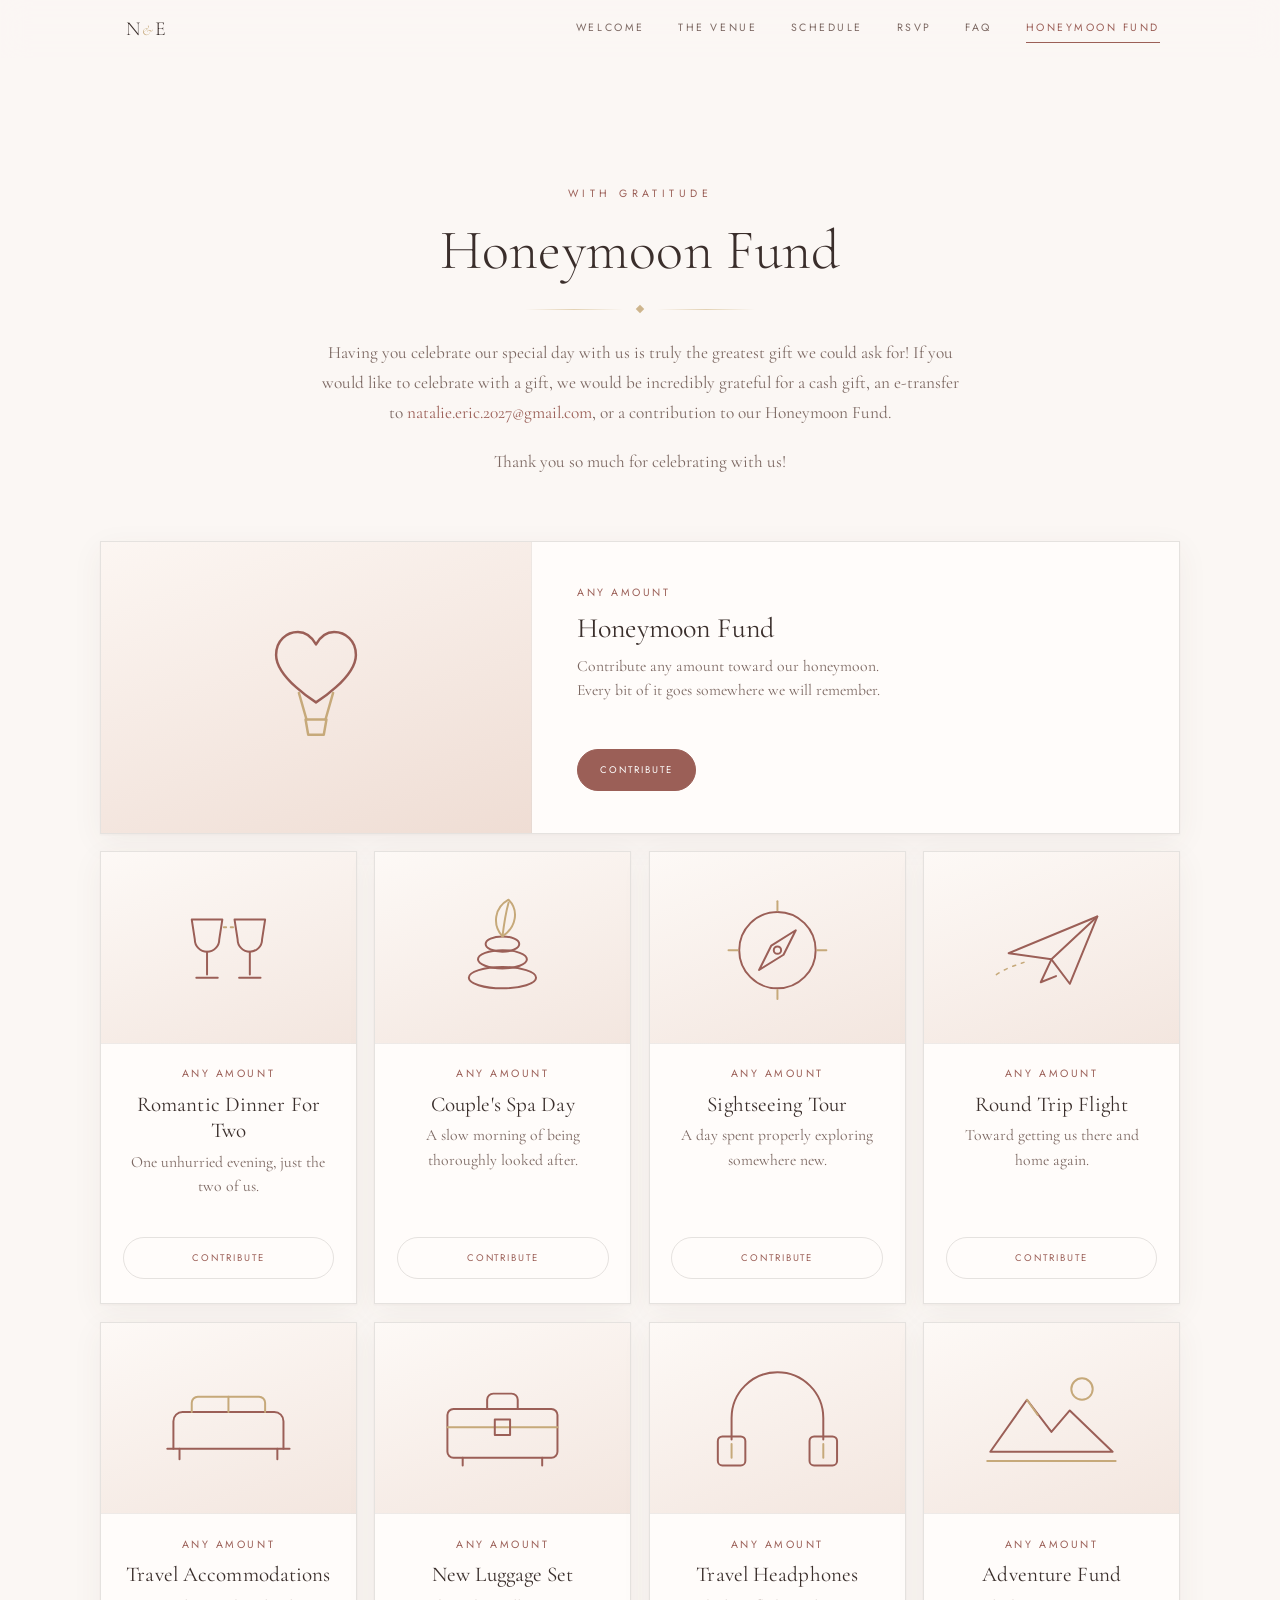
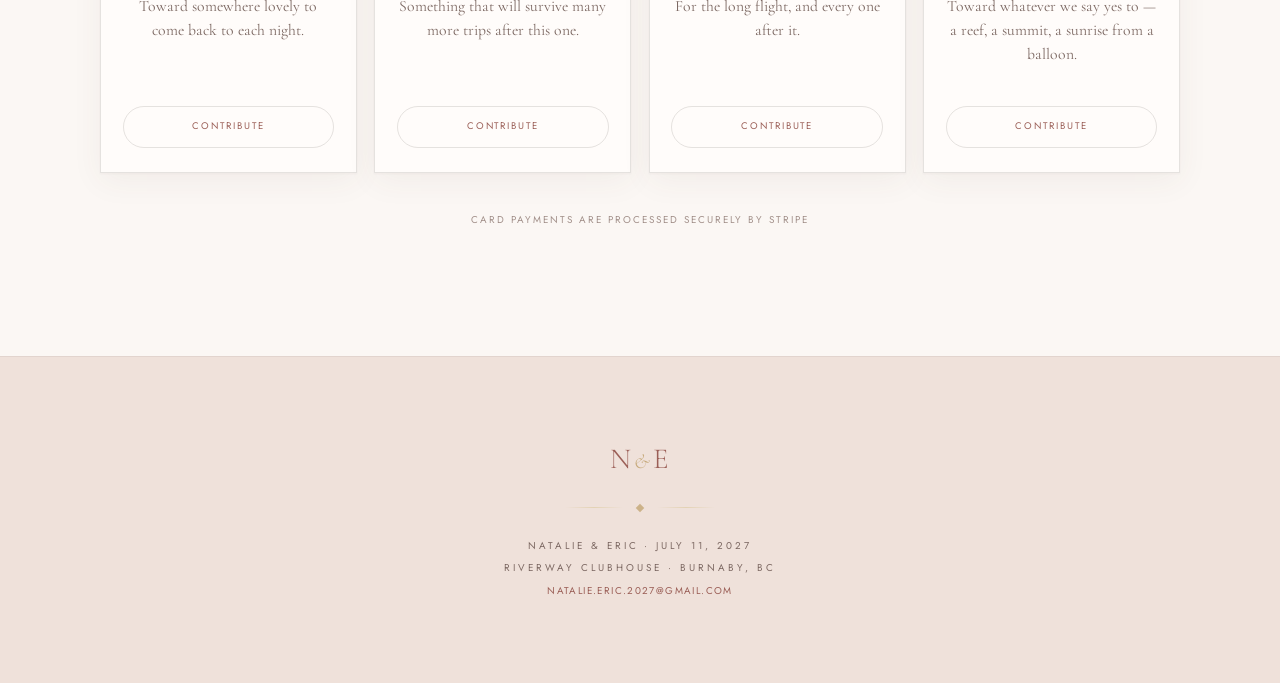
<file: registry/index.html>
<!doctype html>
<html lang="en">
<head>
<meta charset="utf-8">
<meta name="viewport" content="width=device-width, initial-scale=1, viewport-fit=cover">
<title>Honeymoon Fund &middot; Natalie &amp; Eric</title>
<meta name="description" content="Contribute any amount toward Natalie and Eric's honeymoon.">
<meta name="theme-color" content="#FBF7F4">

<meta property="og:site_name" content="Natalie &amp; Eric">
<meta property="og:title" content="Natalie &amp; Eric &middot; July 11, 2027">
<meta property="og:description" content="Our Honeymoon Fund. Contribute any amount toward the trip.">
<meta property="og:type" content="website">
<meta property="og:locale" content="en_CA">
<meta property="og:url" content="https://natalie-eric.website/registry/">
<meta property="og:image" content="https://natalie-eric.website/images/share.jpg">
<meta property="og:image:secure_url" content="https://natalie-eric.website/images/share.jpg">
<meta property="og:image:type" content="image/jpeg">
<meta property="og:image:width" content="1200">
<meta property="og:image:height" content="630">
<meta property="og:image:alt" content="Natalie and Eric, married July 11th 2027 at Riverway Clubhouse in Burnaby, BC">
<meta name="twitter:card" content="summary_large_image">
<meta name="twitter:title" content="Natalie &amp; Eric &middot; July 11, 2027">
<meta name="twitter:description" content="Our Honeymoon Fund. Contribute any amount toward the trip.">
<meta name="twitter:image" content="https://natalie-eric.website/images/share.jpg">
<link rel="preconnect" href="https://fonts.googleapis.com">
<link rel="preconnect" href="https://fonts.gstatic.com" crossorigin>
<link href="https://fonts.googleapis.com/css2?family=Cormorant+Garamond:ital,wght@0,300;0,400;0,500;0,600;1,300;1,400&family=Jost:wght@200;300;400;500&display=swap" rel="stylesheet">
<link rel="stylesheet" href="/styles.css">
<link rel="icon" type="image/png" sizes="32x32" href="/images/favicon-32.png">
<link rel="icon" type="image/png" sizes="16x16" href="/images/favicon-16.png">
<link rel="apple-touch-icon" href="/images/apple-touch-icon.png">
<link rel="icon" href="data:image/svg+xml,%3Csvg xmlns='http://www.w3.org/2000/svg' viewBox='0 0 100 100'%3E%3Ctext x='50' y='72' font-family='Georgia,serif' font-size='62' fill='%239B5F57' text-anchor='middle'%3EN%26E%3C/text%3E%3C/svg%3E">
</head>
<body>

<header class="nav" id="nav">
  <div class="nav-in">
    <a href="/" class="nav-mono mono" aria-label="Natalie and Eric, home">
      <svg width="52" height="28" viewBox="0 0 120 64" aria-hidden="true">
          <text x="60" y="48" text-anchor="middle" font-family="Cormorant Garamond,Georgia,serif"
                font-size="46" font-weight="300" fill="#3A2E2B" letter-spacing="1">N<tspan
                font-size="33" font-style="italic" fill="#C6A97A" dx="4">&amp;</tspan><tspan dx="4">E</tspan></text>
        </svg>
    </a>
    <button class="nav-toggle" id="navToggle" aria-expanded="false" aria-controls="navLinks" aria-label="Menu"><span></span></button>
    <nav class="nav-links" id="navLinks">
      <a href="/#welcome">Welcome</a>
      <a href="/#venue">The Venue</a>
      <a href="/#schedule">Schedule</a>
      <a href="/#rsvp">RSVP</a>
      <a href="/#faq">FAQ</a>
      <a href="/registry/" class="active">Honeymoon Fund</a>
    </nav>
  </div>
</header>

<main>
<section>
  <div class="wrap">
    <div class="sec-head rev">
      <p class="eyebrow">With gratitude</p>
      <h2>Honeymoon Fund</h2>
      <div class="rule"><i></i></div>
      <div class="reg-intro">
        <p>Having you celebrate our special day with us is truly the greatest gift we could ask for!
           If you would like to celebrate with a gift, we would be incredibly grateful for a cash gift,
           an e&#8209;transfer to
           <a href="mailto:natalie.eric.2027@gmail.com">natalie.eric.2027@gmail.com</a>,
           or a contribution to our Honeymoon Fund.</p>
        <p>Thank you so much for celebrating with us!</p>
      </div>
    </div>

    <div class="fund-row rev" id="funds"></div>
    <div class="gift-tiles" id="gifts"></div>

    <p class="center" style="margin-top:2.4rem;font-family:var(--sans);font-size:.62rem;letter-spacing:.2em;text-transform:uppercase;color:var(--ink-faint)">
      Card payments are processed securely by Stripe
    </p>
  </div>
</section>
</main>

<footer>
  <span class="mono" aria-hidden="true">
    <svg width="76" height="41" viewBox="0 0 120 64" aria-hidden="true">
          <text x="60" y="48" text-anchor="middle" font-family="Cormorant Garamond,Georgia,serif"
                font-size="46" font-weight="300" fill="#9B5F57" letter-spacing="1">N<tspan
                font-size="33" font-style="italic" fill="#C6A97A" dx="4">&amp;</tspan><tspan dx="4">E</tspan></text>
        </svg>
  </span>
  <div class="rule tight"><i></i></div>
  <p class="foot-meta">
    Natalie &amp; Eric &middot; July 11, 2027<br>
    Riverway Clubhouse &middot; Burnaby, BC<br>
    <a class="foot-mail" href="mailto:natalie.eric.2027@gmail.com">natalie.eric.2027@gmail.com</a>
  </p>
</footer>

<script>
/* ============================================================
   REGISTRY  —  edit the items here.
   `url` is the Stripe Payment Link. A tile left as "#" shows
   "Coming soon" instead of a broken button.
   ============================================================ */
const REGISTRY = {
  funds: [
    { id:"honeymoon", name:"Honeymoon Fund", art:"balloon",
      note:"Contribute any amount toward our honeymoon. Every bit of it goes somewhere we will remember.",
      url:"https://buy.stripe.com/fZu28s5W8glE36qfDK1sQ0f" }
  ],
  gifts: [
    { id:"dinner", name:"Romantic Dinner For Two", art:"toast",
      note:"One unhurried evening, just the two of us.",
      url:"https://buy.stripe.com/8x29AU2JW7P84au3V21sQ08" },
    { id:"spa", name:"Couple's Spa Day", art:"spa",
      note:"A slow morning of being thoroughly looked after.",
      url:"https://buy.stripe.com/00w9AU2JWedw22m2QY1sQ09" },
    { id:"tour", name:"Sightseeing Tour", art:"compass",
      note:"A day spent properly exploring somewhere new.",
      url:"https://buy.stripe.com/5kQ6oI0BO8Tc7mGajq1sQ0a" },
    { id:"flight", name:"Round Trip Flight", art:"plane",
      note:"Toward getting us there and home again.",
      url:"https://buy.stripe.com/fZu00k70c0mGfTcdvC1sQ0b" },
    { id:"stay", name:"Travel Accommodations", art:"bed",
      note:"Toward somewhere lovely to come back to each night.",
      url:"https://buy.stripe.com/5kQ5kEesE6L4aySezG1sQ0c" },
    { id:"luggage", name:"New Luggage Set", art:"suitcase",
      note:"Something that will survive many more trips after this one.",
      url:"https://buy.stripe.com/6oU6oI5W82uOcH063a1sQ0d" },
    { id:"headphones", name:"Travel Headphones", art:"headphones",
      note:"For the long flight, and every one after it.",
      url:"https://buy.stripe.com/14A7sM3O07P85ey63a1sQ0e" },
    { id:"adventure", name:"Adventure Fund", art:"peaks",
      note:"Toward whatever we say yes to \u2014 a reef, a summit, a sunrise from a balloon.",
      url:"https://buy.stripe.com/8x2eVeckwc5oayS2QY1sQ0g" }
  ]
};

/* ============================================================
   LINE ILLUSTRATIONS  —  drawn, not photographed, to match the
   rest of the site. Rose for the object, champagne for detail.
   ============================================================ */
const R = '#9B5F57', C = '#C6A97A';
const svg = inner =>
  '<svg viewBox="0 0 100 76" fill="none" stroke="'+R+'" stroke-width="1.3" '+
  'stroke-linecap="round" stroke-linejoin="round" aria-hidden="true">'+inner+'</svg>';

const ART = {
  plane: svg(
    '<path d="M14 56 C 20 52, 26 50, 32 48" stroke="'+C+'" stroke-width="1" stroke-dasharray="2 4"/>'+
    '<path d="M22 42 L80 18 L62 62 L50 46 Z"/>'+
    '<path d="M50 46 L80 18"/>'+
    '<path d="M50 46 L43 61 L53 57"/>'),

  house: svg(
    '<path d="M20 40 L50 18 L80 40"/>'+
    '<path d="M28 37 V62 H72 V37"/>'+
    '<path d="M43 62 V48 H57 V62"/>'+
    '<path d="M64 26 V20 H70 V31" stroke="'+C+'"/>'+
    '<path d="M16 62 H84" stroke="'+C+'"/>'),

  toast: svg(
    '<path d="M26 20 H46 L44 33 A8 8 0 0 1 28 33 Z"/>'+
    '<path d="M36 41 V56"/><path d="M29 58 H43"/>'+
    '<path d="M54 20 H74 L72 33 A8 8 0 0 1 56 33 Z"/>'+
    '<path d="M64 41 V56"/><path d="M57 58 H71"/>'+
    '<path d="M47 25 H53" stroke="'+C+'" stroke-dasharray="1.5 3"/>'),

  bed: svg(
    '<path d="M14 58 V40 A6 6 0 0 1 20 34 H80 A6 6 0 0 1 86 40 V58"/>'+
    '<path d="M10 58 H90"/>'+
    '<path d="M18 58 V65"/><path d="M82 58 V65"/>'+
    '<path d="M26 34 V28 A4 4 0 0 1 30 24 H70 A4 4 0 0 1 74 28 V34" stroke="'+C+'"/>'+
    '<path d="M50 24 V34" stroke="'+C+'"/>'),

  espresso: svg(
    '<path d="M26 8 H74 V64 H62 V44 H38 V64 H26 Z"/>'+
    '<circle cx="40" cy="24" r="6" stroke="'+C+'"/>'+
    '<circle cx="59" cy="20" r="2.5" stroke="'+C+'"/>'+
    '<circle cx="59" cy="29" r="2.5" stroke="'+C+'"/>'+
    '<path d="M44 44 H56 V49 H44 Z"/>'+
    '<path d="M46 49 L47.5 53 H52.5 L54 49"/>'+
    '<path d="M44 56 H56 V61 A3 3 0 0 1 53 64 H47 A3 3 0 0 1 44 61 Z"/>'+
    '<path d="M56 57.5 A4 4 0 0 1 56 63" stroke="'+C+'"/>'+
    '<path d="M20 66 H80"/>'),

  pot: svg(
    '<path d="M24 34 H76 L72 60 A6 6 0 0 1 66 65 H34 A6 6 0 0 1 28 60 Z"/>'+
    '<path d="M18 34 H82"/>'+
    '<path d="M32 34 A20 9 0 0 1 68 34" stroke="'+C+'"/>'+
    '<path d="M50 25 V21"/><circle cx="50" cy="18" r="3"/>'),

  knife: svg(
    '<path d="M12 48 L68 26 L68 36 C 48 38, 28 43, 12 48 Z"/>'+
    '<path d="M68 26 V36"/>'+
    '<path d="M68 27 H84 A3 3 0 0 1 87 30 V33 A3 3 0 0 1 84 36 H68 Z" stroke="'+C+'"/>'+
    '<path d="M73 31.5 H82" stroke="'+C+'"/>'),

  plates: svg(
    '<ellipse cx="50" cy="22" rx="27" ry="8"/>'+
    '<ellipse cx="50" cy="22" rx="14" ry="4.2" stroke="'+C+'"/>'+
    '<path d="M23 24 v4 c0 4.4 12.1 8 27 8 s27-3.6 27-8 v-4"/>'+
    '<path d="M23 37 v4 c0 4.4 12.1 8 27 8 s27-3.6 27-8 v-4"/>'+
    '<path d="M23 50 v4 c0 4.4 12.1 8 27 8 s27-3.6 27-8 v-4"/>'),

  linen: svg(
    '<path d="M27 28 H73 A6 6 0 0 1 73 40 H27 A6 6 0 0 1 27 28 Z"/>'+
    '<path d="M27 44 H73 A6 6 0 0 1 73 56 H27 A6 6 0 0 1 27 44 Z"/>'+
    '<path d="M34 34 H66" stroke="'+C+'" stroke-dasharray="2 3"/>'+
    '<path d="M34 50 H66" stroke="'+C+'" stroke-dasharray="2 3"/>'),

  crystal: svg(
    '<path d="M28 14 H44 L42 38 A5 5 0 0 1 30 38 Z"/>'+
    '<path d="M36 43 V58"/><path d="M29 60 H43"/>'+
    '<path d="M56 30 H76 L73 58 A3 3 0 0 1 70 60 H62 A3 3 0 0 1 59 58 Z"/>'+
    '<path d="M58 40 H74" stroke="'+C+'" stroke-dasharray="2 3"/>'),

  suitcase: svg(
    '<path d="M18 32 H82 A4 4 0 0 1 86 36 V60 A4 4 0 0 1 82 64 H18 A4 4 0 0 1 14 60 V36 A4 4 0 0 1 18 32 Z"/>'+
    '<path d="M40 32 V26 A4 4 0 0 1 44 22 H56 A4 4 0 0 1 60 26 V32"/>'+
    '<path d="M14 44 H86" stroke="'+C+'"/>'+
    '<path d="M45 39 H55 V49 H45 Z"/>'+
    '<path d="M24 64 V69"/><path d="M76 64 V69"/>'),

  /* mountains at first light, for whatever we say yes to */
  peaks: svg(
    '<path d="M10 60 L34 26 L50 47 L62 33 L90 60 Z"/>'+
    '<path d="M34 26 L41 36" stroke="'+C+'"/>'+
    '<circle cx="70" cy="19" r="7" stroke="'+C+'"/>'+
    '<path d="M8 66 H92" stroke="'+C+'"/>'),

  /* a heart-shaped hot air balloon: love and the journey in one mark */
  balloon: svg(
    '<path d="M50 46 C 50 46, 29 33, 29 21 C 29 13.5, 34.5 9, 40.5 9 C 45 9, 48 12, 50 15.5 C 52 12, 55 9, 59.5 9 C 65.5 9, 71 13.5, 71 21 C 71 33, 50 46, 50 46 Z"/>'+
    '<path d="M41 41 L45 55" stroke="'+C+'"/>'+
    '<path d="M59 41 L55 55" stroke="'+C+'"/>'+
    '<path d="M44.5 55 h11 l-1.4 8 h-8.2 Z" stroke="'+C+'"/>'),

  sun: svg(
    '<circle cx="50" cy="34" r="13"/>'+
    '<path d="M50 12 V17"/><path d="M26 34 H31"/><path d="M69 34 H74"/>'+
    '<path d="M33 17 L36.5 20.5"/><path d="M67 17 L63.5 20.5"/>'+
    '<path d="M33 51 L36.5 47.5"/><path d="M67 51 L63.5 47.5"/>'+
    '<path d="M12 60 H88" stroke="'+C+'"/>'),

  spa: svg(
    '<ellipse cx="50" cy="58" rx="22" ry="7"/>'+
    '<ellipse cx="50" cy="46" rx="16" ry="6"/>'+
    '<ellipse cx="50" cy="36" rx="11" ry="5"/>'+
    '<path d="M50 31 C 43 23, 45 12, 54 7 C 61 14, 59 25, 50 31 Z" stroke="'+C+'"/>'+
    '<path d="M50 31 C 51 23, 52 16, 54 9" stroke="'+C+'"/>'),

  compass: svg(
    '<circle cx="50" cy="40" r="25"/>'+
    '<path d="M62 27 L46 37 L38 53 L54 43 Z"/>'+
    '<circle cx="50" cy="40" r="2.4"/>'+
    '<path d="M50 8 V14" stroke="'+C+'"/><path d="M50 66 V72" stroke="'+C+'"/>'+
    '<path d="M18 40 H24" stroke="'+C+'"/><path d="M76 40 H82" stroke="'+C+'"/>'),

  headphones: svg(
    '<path d="M20 52 V38 A30 30 0 0 1 80 38 V52"/>'+
    '<path d="M14 50 H26 A3 3 0 0 1 29 53 V66 A3 3 0 0 1 26 69 H14 A3 3 0 0 1 11 66 V53 A3 3 0 0 1 14 50 Z"/>'+
    '<path d="M74 50 H86 A3 3 0 0 1 89 53 V66 A3 3 0 0 1 86 69 H74 A3 3 0 0 1 71 66 V53 A3 3 0 0 1 74 50 Z"/>'+
    '<path d="M20 55 V64" stroke="'+C+'"/><path d="M80 55 V64" stroke="'+C+'"/>'),

  whisk: svg(
    '<path d="M50 54 C 32 48, 30 24, 50 14"/>'+
    '<path d="M50 54 C 68 48, 70 24, 50 14"/>'+
    '<path d="M50 54 C 41 49, 40 25, 50 14" stroke="'+C+'"/>'+
    '<path d="M50 54 C 59 49, 60 25, 50 14" stroke="'+C+'"/>'+
    '<path d="M45 54 H55 V60 H45 Z"/>'+
    '<path d="M46 60 H54 V70 A4 4 0 0 1 46 70 Z"/>')
};

/* ============================================================
   RENDER
   ============================================================ */
const esc = s => String(s==null?"":s).replace(/[&<>"']/g, c => (
  {"&":"&amp;","<":"&lt;",">":"&gt;",'"':"&quot;","'":"&#39;"}[c]));

function tile(g, isFund){
  const live = g.url && g.url !== "#";
  const amt  = g.amount ? "$"+g.amount.toLocaleString() : "Any amount";
  return `<article class="tile${isFund?" fund":""} rev">
    <div class="tile-art">${ART[g.art] || ""}</div>
    <div class="tile-body">
      <div class="tile-amt">${amt}</div>
      <h3 class="tile-name">${esc(g.name)}</h3>
      <p class="tile-note">${esc(g.note)}</p>
      ${live
        ? `<a class="btn ${isFund?"":"ghost"} sm" href="${esc(g.url)}">Contribute</a>`
        : `<button class="btn ghost sm" disabled>Coming soon</button>`}
    </div>
  </article>`;
}

document.getElementById('funds').innerHTML = REGISTRY.funds.map(g=>tile(g,true)).join("");
document.getElementById('gifts').innerHTML = REGISTRY.gifts.map(g=>tile(g,false)).join("");

/* ---------- nav ---------- */
const nav = document.getElementById('nav'), links = document.getElementById('navLinks'),
      toggle = document.getElementById('navToggle');
toggle.addEventListener('click', ()=>{
  const open = toggle.getAttribute('aria-expanded')==='true';
  toggle.setAttribute('aria-expanded', String(!open));
  links.classList.toggle('open', !open);
});
const onScroll = ()=> nav.classList.toggle('stuck', window.scrollY > 12);
onScroll(); window.addEventListener('scroll', onScroll, {passive:true});

/* ---------- reveal ---------- */
if("IntersectionObserver" in window){
  const io = new IntersectionObserver((es,obs)=>{
    es.forEach((en,i)=>{
      if(!en.isIntersecting) return;
      setTimeout(()=> en.target.classList.add('in'), Math.min(i*60,320));
      obs.unobserve(en.target);
    });
  },{rootMargin:"0px 0px -8% 0px", threshold:.06});
  document.querySelectorAll('.rev').forEach(e=> io.observe(e));
} else {
  document.querySelectorAll('.rev').forEach(e=> e.classList.add('in'));
}

/* ---------- thank you, after a Stripe checkout returns here ---------- */
if(new URLSearchParams(location.search).get('checkout') === 'success'){
  const d = document.createElement('div');
  d.className = 'dlg';
  d.setAttribute('role','dialog');
  d.setAttribute('aria-modal','true');
  d.innerHTML =
    '<div class="dlg-card">'+
      '<div class="rule tight"><i></i></div>'+
      '<h3>Thank you</h3>'+
      '<p>Your gift means so much to us. We are so grateful, and we cannot wait to celebrate with you.</p>'+
      '<button class="btn sm" id="dlgClose">Close</button>'+
    '</div>';
  document.body.appendChild(d);
  document.body.style.overflow = 'hidden';
  const close = ()=>{
    d.remove();
    document.body.style.overflow = '';
    const u = new URL(location.href); u.searchParams.delete('checkout');
    history.replaceState({}, '', u);
  };
  document.getElementById('dlgClose').addEventListener('click', close);
  d.addEventListener('click', e=>{ if(e.target === d) close(); });
  document.addEventListener('keydown', e=>{ if(e.key === 'Escape') close(); });
}
</script>
</body>
</html>
</file>
<file: styles.css>
/* ============================================================
   NATALIE & ERIC  —  champagne rose, modern, elegant
   Single-file site. Design tokens first, then layout.
   ============================================================ */
:root{
  --ground:#FBF7F4;
  --ground-2:#F4EAE4;
  --ground-3:#EFE1DA;
  --surface:#FFFCFA;
  --ink:#3A2E2B;
  --ink-soft:#7C6862;
  --ink-faint:#A2908A;
  --rose:#C08A80;
  --rose-deep:#9B5F57;
  --rose-wash:#F0DDD7;
  --champagne:#C6A97A;
  --champagne-soft:#E3D2B4;
  --line:rgba(58,46,43,.13);
  --line-soft:rgba(58,46,43,.07);
  --serif:"Cormorant Garamond",Georgia,"Times New Roman",serif;
  --sans:"Jost","Helvetica Neue",Helvetica,Arial,sans-serif;
  --shadow:0 1px 2px rgba(90,60,52,.04),0 8px 30px rgba(90,60,52,.06);
  --shadow-lg:0 2px 6px rgba(90,60,52,.06),0 24px 70px rgba(90,60,52,.12);
  --wrap:1080px;
  --ease:cubic-bezier(.22,.61,.36,1);
}
*,*::before,*::after{box-sizing:border-box}
html{-webkit-text-size-adjust:100%;scroll-behavior:smooth}
@media (prefers-reduced-motion:reduce){
  html{scroll-behavior:auto}
  *,*::before,*::after{animation-duration:.001ms!important;transition-duration:.001ms!important}
}
body{
  margin:0;background:var(--ground);color:var(--ink);
  font-family:var(--serif);font-size:19px;line-height:1.75;font-weight:400;
  -webkit-font-smoothing:antialiased;text-rendering:optimizeLegibility;
  overflow-x:hidden;
}
img{max-width:100%}
a{color:var(--rose-deep);text-decoration:none}
a:hover{color:var(--ink)}
[hidden]{display:none!important}
::selection{background:var(--rose-wash);color:var(--ink)}

/* ---------- type scale ---------- */
h1,h2,h3,h4{font-family:var(--serif);font-weight:300;margin:0;letter-spacing:.005em}
h1{font-size:clamp(3.1rem,11vw,6.4rem);line-height:.98}
h2{font-size:clamp(2.1rem,5.6vw,3.5rem);line-height:1.08}
h3{font-size:clamp(1.35rem,3vw,1.85rem);line-height:1.2}
p{margin:0 0 1.05em}
p:last-child{margin-bottom:0}

.eyebrow{
  font-family:var(--sans);font-size:.66rem;font-weight:400;
  letter-spacing:.42em;text-transform:uppercase;color:var(--rose-deep);
  margin:0 0 1.1rem;line-height:1.6;
}
.lede{font-size:1.16rem;color:var(--ink-soft);font-weight:300;max-width:60ch;margin-inline:auto}
.script{font-style:italic;font-weight:300;color:var(--rose-deep)}

/* ---------- ornament rule ---------- */
.rule{display:flex;align-items:center;justify-content:center;gap:.85rem;margin:1.6rem auto;max-width:230px}
.rule::before,.rule::after{
  content:"";height:1px;flex:1;
  background:linear-gradient(90deg,transparent,var(--champagne-soft),transparent);
}
.rule i{width:6px;height:6px;transform:rotate(45deg);background:var(--champagne);flex:none;opacity:.85}
.rule.tight{margin:1rem auto;max-width:150px}

/* ---------- monogram ---------- */
.mono{display:inline-flex;align-items:center;justify-content:center;line-height:1}
.mono svg{display:block;overflow:visible}

/* ---------- buttons ---------- */
.btn{
  display:inline-flex;align-items:center;justify-content:center;gap:.6rem;
  font-family:var(--sans);font-size:.68rem;font-weight:400;letter-spacing:.26em;
  text-transform:uppercase;padding:1.05rem 2.3rem;border-radius:999px;
  border:1px solid var(--rose-deep);background:var(--rose-deep);color:#fff;
  cursor:pointer;transition:all .35s var(--ease);text-align:center;
  -webkit-appearance:none;appearance:none;
}
.btn:hover:not(:disabled){background:var(--ink);border-color:var(--ink);color:#fff;transform:translateY(-1px)}
.btn:active:not(:disabled){transform:translateY(0)}
.btn:disabled{opacity:.42;cursor:not-allowed}
.btn.ghost{background:transparent;color:var(--rose-deep);border-color:var(--line)}
.btn.ghost:hover:not(:disabled){background:var(--rose-deep);border-color:var(--rose-deep);color:#fff}
.btn.sm{padding:.72rem 1.4rem;font-size:.6rem;letter-spacing:.2em}
.btn.wide{width:100%}
:focus-visible{outline:2px solid var(--rose-deep);outline-offset:3px;border-radius:2px}

/* ============================================================
   INVITATION OVERLAY
   ============================================================ */
#invitation{
  position:fixed;inset:0;z-index:900;
  background:
    radial-gradient(120% 90% at 50% 0%,#F8EDE7 0%,#F1DFD7 55%,#E8D2C8 100%);
  /* The stage is pinned rather than centred, and its offset is worked out in
     script. Centring would re-centre everything the moment the scene grew to
     fit the letter, which read as the envelope drifting while the paper came
     out of it. Pinned, the envelope never moves at all. */
  display:flex;align-items:flex-start;justify-content:center;padding:3vh 1.9rem 6vh;
  transition:opacity .9s var(--ease),visibility .9s;
  overflow-y:auto;
}
#invitation.gone{opacity:0;visibility:hidden;pointer-events:none}

.seal{
  width:98px;height:98px;border-radius:50%;margin:0 auto 1.6rem;
  display:flex;align-items:center;justify-content:center;
  background:linear-gradient(145deg,#F6E7DF,#EBD3C8);
  border:1px solid rgba(198,169,122,.55);
  box-shadow:inset 0 1px 3px rgba(255,255,255,.85);
}
.invite-names{font-size:clamp(2.4rem,8vw,3.7rem);line-height:1;margin:.2rem 0 .1rem}
.invite-amp{display:block;font-style:italic;color:var(--champagne);font-size:.5em;margin:.16em 0;font-weight:300}
.invite-meta{
  font-family:var(--sans);font-size:.68rem;letter-spacing:.3em;text-transform:uppercase;
  color:var(--ink-soft);margin:1.3rem 0 0;line-height:2.1;
}
.invite-greet{color:var(--ink-soft);font-size:1.08rem;font-style:italic;margin:.7rem 0 0;line-height:1.5}
/* On a narrow phone the wide letter-spacing is what pushes the line over the
   edge, so it eases off and the place name stays whole. */
/* Venue and city read as one line where there is room for it. Where there
   isn't, the city takes a line of its own and the dot between them goes
   away, rather than being left dangling at the end of the line above. */
.meta-brk{display:none}
@media (max-width:560px){
  .meta-sep{display:none}
  .meta-brk{display:inline}
}
@media (max-width:430px){
  .invite-meta{font-size:.62rem;letter-spacing:.2em}
}

/* ---------- the envelope --------------------------------------
   The invitation begins as a sealed envelope, because that is how
   an invitation actually arrives. Pressing Open breaks the seal,
   lifts the flap and draws the letter out to be read. A second
   press puts it away and lets you into the site.

   Everything is driven by data-state on .env-stage, with plain
   transitions rather than keyframes, so each stage settles instead
   of running on a timer.
   ------------------------------------------------------------- */
.env-stage{
  position:relative;margin:auto;
  width:min(560px,100%);
  display:flex;flex-direction:column;align-items:center;
}

.env-scene{
  position:relative;width:100%;aspect-ratio:1/.63;
  perspective:1500px;
  /* Clip along the envelope's floor, so the letter can never hang out beneath
     it while it is still inside, while the flap stays free to swing up past
     the top. The 2px keeps the card's own bottom border off the seam. */
  clip-path:inset(-1500px -1500px 0 -1500px);
  transition:clip-path .8s cubic-bezier(.3,.5,.2,1);
}

/* The letter stands taller than the envelope, so the stage holds that extra
   room from the start rather than growing into it. Nothing below it moves. */
.env-space{width:100%;pointer-events:none}
.env-letter,.env-shell,.env-seal{pointer-events:none}

/* The envelope keeps its own proportions and sits on the floor of the scene,
   so when the scene grows to make room for the letter the envelope does not
   stretch along with it. */
/* Anchored to the TOP of the scene, not the bottom. The scene grows downward
   to make room for the letter, and an envelope pinned to the bottom would ride
   down with it, which looked like the envelope falling away while the paper
   passed through it. Pinned to the top it simply stays where it is. */
.env-shell{
  position:absolute;left:0;right:0;top:0;
  aspect-ratio:1/.63;z-index:1;
  transform-style:preserve-3d;
  transition:opacity .55s var(--ease);
}
.env-shell.front{z-index:4}

/* the back of the envelope */
.env-body{
  position:absolute;inset:0;border-radius:2px;
  background:linear-gradient(168deg,#F8EDE5 0%,#F0DED3 58%,#E8D0C3 100%);
  border:1px solid rgba(198,169,122,.55);
  box-shadow:0 30px 66px -26px rgba(120,74,64,.45), inset 0 1px 0 rgba(255,255,255,.7);
}

/* the letter, and the invitation printed on it */
.env-letter{
  position:absolute;left:4%;right:4%;top:0;z-index:2;
  display:flex;justify-content:center;
  transform-origin:50% 0;
  transition:transform 1.15s cubic-bezier(.22,.66,.2,1);
}
.card-invite{
  position:relative;width:100%;
  background:var(--surface);
  padding:clamp(4.4rem,10vw,6rem) clamp(1.5rem,6vw,3.6rem) clamp(2.6rem,7vw,4.4rem);
  text-align:center;box-shadow:var(--shadow-lg);
  border:1px solid rgba(198,169,122,.4);
  transition:box-shadow .9s var(--ease);
}
.card-invite::after{
  content:"";position:absolute;inset:11px;border:1px solid rgba(198,169,122,.34);pointer-events:none;
}

/* the front pocket: the letter slides up from behind this */
.env-front{
  position:absolute;left:0;right:0;bottom:0;height:64%;z-index:2;border-radius:0 0 2px 2px;
  background:linear-gradient(2deg,#F3E3D9 0%,#EEDACE 60%,#E9D2C5 100%);
  border:1px solid rgba(198,169,122,.5);border-top:0;
  box-shadow:0 -2px 10px rgba(120,74,64,.09);
}
/* the two folded side panels of the pocket */
.env-front::before{
  content:"";position:absolute;inset:0;
  background:
    linear-gradient(to top right,transparent 49.6%,rgba(198,169,122,.32) 49.6%,rgba(198,169,122,.32) 50%,transparent 50%),
    linear-gradient(to top left, transparent 49.6%,rgba(198,169,122,.32) 49.6%,rgba(198,169,122,.32) 50%,transparent 50%);
}

/* the flap, hinged along the top edge */
.env-flap{
  position:absolute;left:-1px;right:-1px;top:-1px;height:56%;z-index:3;
  background:linear-gradient(178deg,#FBF2EC 0%,#F3E2D8 70%,#ECD6C9 100%);
  border:1px solid rgba(198,169,122,.55);
  clip-path:polygon(0 0,100% 0,50% 100%);
  transform-origin:50% 0;transform:rotateX(0deg);
  backface-visibility:hidden;
  transition:transform .9s cubic-bezier(.4,.02,.24,1) .35s, filter .9s var(--ease) .35s;
}

/* the wax seal, holding the flap down */
.env-seal{
  position:absolute;left:50%;top:53%;z-index:7;
  width:74px;height:74px;border-radius:50%;
  display:flex;align-items:center;justify-content:center;
  transform:translate(-50%,-50%) scale(1) rotate(0deg);
  background:radial-gradient(circle at 36% 30%,#CE9086 0%,#AC665C 44%,#89473F 100%);
  box-shadow:0 6px 16px rgba(120,74,64,.42), inset 0 1px 3px rgba(255,255,255,.42);
  transition:transform .55s cubic-bezier(.34,0,.2,1), opacity .45s var(--ease) .1s;
}

.env-cta{margin:2.2rem 0 0;text-align:center;transition:opacity .45s var(--ease)}

/* the two families, one in each top corner of the card */
.invite-parents{
  position:absolute;top:clamp(1.3rem,3.4vw,2rem);
  left:clamp(1.3rem,4vw,2.4rem);right:clamp(1.3rem,4vw,2.4rem);
  display:flex;justify-content:space-between;gap:1rem;
  font-family:var(--sans);font-size:.575rem;letter-spacing:.16em;text-transform:uppercase;
  color:var(--ink-faint);line-height:1.85;pointer-events:none;
}
.invite-parents span{max-width:46%;text-align:center}
@media (max-width:430px){
  .invite-parents{font-size:.53rem;letter-spacing:.12em}
}

/* ---------- state: sealed ---------- */
/* Deep inside the envelope: the letter's top edge sits below the mouth of
   the pocket, so nothing of it can show past the flap's tapered sides while
   the envelope is still sealed. The numbers are measured in script, because
   the card's height depends on the fonts and the viewport. */
[data-state="sealed"]  .env-letter,
[data-state="opening"] .env-letter{
  transform:translateY(var(--deep-shift,42%)) scale(var(--deep-scale,.44));
}
[data-state="sealed"] .card-invite,
[data-state="opening"] .card-invite{box-shadow:none}

/* Once the flap is out of the way the letter lifts just enough to be seen
   sitting in the envelope, and waits there. */
[data-state="peek"] .env-letter{
  transform:translateY(var(--peek-shift,7%)) scale(var(--peek-scale,.66));
  transition-delay:0s;
}

/* ---------- the seal breaks and the flap lifts ---------- */
[data-state="opening"] .env-seal,
[data-state="peek"]    .env-seal,
[data-state="rising"]  .env-seal,
[data-state="open"]    .env-seal{
  transform:translate(-50%,-150%) scale(.82) rotate(-17deg);opacity:0;
}
[data-state="opening"] .env-flap,
[data-state="peek"]    .env-flap,
[data-state="rising"]  .env-flap,
[data-state="open"]    .env-flap{
  transform:rotateX(-168deg);filter:brightness(.93);
}

/* ---------- the letter is drawn out ---------- */
[data-state="rising"] .env-letter,
[data-state="open"]   .env-letter,
[data-state="leaving"] .env-letter{
  transform:translateY(var(--open-y,0px)) scale(var(--open-scale,1));
  transition:transform 1.05s cubic-bezier(.24,.62,.24,1) .1s;
}
/* The envelope holds perfectly still — it never moves — and clears away
   early in the rise, before the growing letter could ever reach past its
   bottom edge. Nothing is ever seen passing through it. */
[data-state="rising"] .env-shell{
  opacity:0;
  transition:opacity .45s var(--ease) .1s;
}
/* The floor of the envelope is drawn away in step with it, so the rest of the
   letter is uncovered smoothly instead of appearing all at once. */
[data-state="rising"] .env-scene{
  clip-path:inset(-1500px -1500px -1500px -1500px);
  transition:clip-path .8s cubic-bezier(.3,.5,.2,1) .12s;
}
/* and is taken out of the picture entirely once the letter has settled, so
   it can never sit over the button */
[data-state="open"]    .env-shell,
[data-state="leaving"] .env-shell,
[data-state="open"]    .env-seal,
[data-state="leaving"] .env-seal{display:none}

/* the scene never changes size; the letter simply rises out of it into the
   room already reserved below */
[data-state="open"]   .env-scene,
[data-state="leaving"] .env-scene{clip-path:none}

/* ---------- state: leaving ---------- */
[data-state="leaving"] .env-letter{
  transform:translateY(calc(var(--open-y,0px) - 10px)) scale(calc(var(--open-scale,1) * 1.01));opacity:0;
  transition:transform .8s var(--ease), opacity .65s var(--ease);
}
[data-state="leaving"] .env-cta{opacity:0}

@media (prefers-reduced-motion: reduce){
  .env-letter,.env-body,.env-front,.env-flap,.env-seal,.env-scene,.card-invite{transition:none}
}

/* ============================================================
   NAV
   ============================================================ */
header.nav{
  position:sticky;top:0;z-index:500;
  background:rgba(251,247,244,.9);
  -webkit-backdrop-filter:saturate(180%) blur(14px);backdrop-filter:saturate(180%) blur(14px);
  border-bottom:1px solid transparent;transition:border-color .4s,box-shadow .4s;
}
header.nav.stuck{border-bottom-color:var(--line-soft);box-shadow:0 1px 24px rgba(90,60,52,.05)}
.nav-in{
  max-width:var(--wrap);margin:0 auto;padding:.85rem 1.25rem;
  display:flex;align-items:center;justify-content:space-between;gap:1rem;
}
.nav-mono{flex:none;cursor:pointer;transition:opacity .3s var(--ease)}
@media (hover:hover){.nav-mono:hover{opacity:.62}}
.nav-links{display:flex;align-items:center;gap:2.1rem}
.nav-links a{
  font-family:var(--sans);font-size:.66rem;font-weight:400;letter-spacing:.24em;
  text-transform:uppercase;color:var(--ink-soft);position:relative;padding:.35rem 0;
  transition:color .3s;
}
.nav-links a::after{
  content:"";position:absolute;left:0;right:0;bottom:0;height:1px;
  background:var(--rose-deep);transform:scaleX(0);transform-origin:center;transition:transform .35s var(--ease);
}
.nav-links a:hover,.nav-links a.active{color:var(--rose-deep)}
.nav-links a:hover::after,.nav-links a.active::after{transform:scaleX(1)}
.nav-toggle{
  display:none;background:none;border:0;padding:.5rem;cursor:pointer;color:var(--ink);
  width:42px;height:42px;align-items:center;justify-content:center;
}
.nav-toggle span{display:block;width:20px;height:1px;background:currentColor;position:relative;transition:.3s var(--ease)}
.nav-toggle span::before,.nav-toggle span::after{
  content:"";position:absolute;left:0;width:20px;height:1px;background:currentColor;transition:.3s var(--ease);
}
.nav-toggle span::before{top:-6px}.nav-toggle span::after{top:6px}
.nav-toggle[aria-expanded="true"] span{background:transparent}
.nav-toggle[aria-expanded="true"] span::before{top:0;transform:rotate(45deg)}
.nav-toggle[aria-expanded="true"] span::after{top:0;transform:rotate(-45deg)}
@media (max-width:860px){
  .nav-toggle{display:flex}
  .nav-links{
    position:fixed;inset:57px 0 auto;flex-direction:column;gap:0;
    background:rgba(251,247,244,.985);
    -webkit-backdrop-filter:blur(18px);backdrop-filter:blur(18px);
    padding:.5rem 1.25rem 1.6rem;border-bottom:1px solid var(--line);
    transform:translateY(-8px);opacity:0;visibility:hidden;transition:.35s var(--ease);
    max-height:calc(100vh - 57px);overflow-y:auto;
  }
  .nav-links.open{transform:none;opacity:1;visibility:visible}
  .nav-links a{width:100%;padding:1.05rem 0;border-bottom:1px solid var(--line-soft);font-size:.72rem;letter-spacing:.28em}
  .nav-links a::after{display:none}
}

/* ============================================================
   SECTIONS
   ============================================================ */
main{display:block}
section{padding:clamp(4.5rem,11vw,8rem) 1.25rem;position:relative}
section.alt{background:var(--ground-2)}
.wrap{max-width:var(--wrap);margin:0 auto}
.wrap.narrow{max-width:730px}
.center{text-align:center}
.sec-head{text-align:center;margin-bottom:clamp(2.6rem,6vw,4rem)}
.sec-head h2{margin-bottom:.2rem}

/* ---------- hero ---------- */
.hero{
  /* the hero now carries a photograph as well, so it no longer needs to
     reserve most of the viewport on its own */
  min-height:clamp(460px,72vh,720px);display:flex;align-items:center;justify-content:center;
  text-align:center;padding-top:clamp(3rem,8vw,5rem);padding-bottom:clamp(2.4rem,5vw,3.4rem);
  background:radial-gradient(115% 80% at 50% -10%,#FDF8F5 0%,var(--ground) 42%,var(--ground-2) 100%);
}
.hero-names{margin:.5rem 0 .3rem;letter-spacing:-.005em}
.hero-amp{display:block;font-style:italic;font-size:.42em;color:var(--champagne);margin:.1em 0;font-weight:300}
.hero-meta{
  font-family:var(--sans);font-size:.72rem;letter-spacing:.36em;text-transform:uppercase;
  color:var(--ink-soft);line-height:2.4;margin-top:1.4rem;
}
.hero-meta b{font-weight:400;color:var(--ink)}
.countdown{
  display:flex;justify-content:center;gap:clamp(1.2rem,5vw,3rem);margin-top:2.6rem;flex-wrap:wrap;
}
.cd-unit{min-width:62px}
.cd-num{font-family:var(--serif);font-size:clamp(1.8rem,5vw,2.6rem);line-height:1;font-weight:300;color:var(--rose-deep)}
.cd-lab{font-family:var(--sans);font-size:.56rem;letter-spacing:.3em;text-transform:uppercase;color:var(--ink-faint);margin-top:.5rem}

/* ---------- cards ---------- */
.card{
  background:var(--surface);border:1px solid var(--line);padding:clamp(1.6rem,4vw,2.4rem);
  box-shadow:var(--shadow);
}
.grid{display:grid;gap:1.1rem}

/* ---------- schedule ---------- */
.timeline{display:flex;flex-direction:column;gap:1.1rem}
.event{
  background:var(--surface);border:1px solid var(--line);box-shadow:var(--shadow);
  display:grid;grid-template-columns:158px 1fr auto;gap:clamp(1rem,3vw,2.2rem);align-items:center;
  padding:clamp(1.5rem,3.4vw,2.1rem) clamp(1.4rem,3.4vw,2.3rem);
  transition:border-color .35s,box-shadow .35s,transform .35s var(--ease);
}
@media (hover:hover){.event:hover{border-color:var(--champagne-soft);box-shadow:var(--shadow-lg);transform:translateY(-2px)}}
.ev-time{
  font-family:var(--sans);font-size:.7rem;letter-spacing:.2em;text-transform:uppercase;
  color:var(--rose-deep);line-height:1.9;
}
.ev-title{font-size:clamp(1.35rem,3vw,1.75rem);margin-bottom:.32rem}
.ev-place{font-family:var(--sans);font-size:.72rem;letter-spacing:.14em;text-transform:uppercase;color:var(--ink-faint);margin-bottom:.55rem}
.ev-note{color:var(--ink-soft);font-size:1.02rem;line-height:1.6}
.ev-tags{display:flex;flex-wrap:wrap;gap:.4rem;margin-top:.7rem}
.tag{
  font-family:var(--sans);font-size:.58rem;letter-spacing:.16em;text-transform:uppercase;
  padding:.34rem .72rem;border:1px solid var(--champagne-soft);color:var(--ink-soft);border-radius:999px;
  background:rgba(227,210,180,.13);
}
.ev-cal{flex:none}
.cal-btn{
  width:46px;height:46px;border-radius:50%;border:1px solid var(--line);background:transparent;
  display:flex;align-items:center;justify-content:center;cursor:pointer;color:var(--rose-deep);
  transition:all .3s var(--ease);
}
@media (hover:hover){.cal-btn:hover{background:var(--rose-deep);border-color:var(--rose-deep);color:#fff}}
@media (max-width:800px){
  .event{grid-template-columns:1fr;gap:.7rem;text-align:left}
  .ev-cal{justify-self:start;margin-top:.4rem}
  .cal-btn{width:auto;height:auto;border-radius:999px;padding:.6rem 1.15rem;gap:.5rem;font-family:var(--sans);font-size:.6rem;letter-spacing:.2em;text-transform:uppercase}
  .cal-btn .cal-lab{display:inline}
}
.cal-lab{display:none}

/* ---------- calendar popover ---------- */
.cal-menu{
  position:fixed;z-index:800;background:var(--surface);border:1px solid var(--line);
  box-shadow:var(--shadow-lg);padding:.5rem;min-width:220px;
}
.cal-menu button{
  display:block;width:100%;text-align:left;background:none;border:0;cursor:pointer;
  font-family:var(--sans);font-size:.72rem;letter-spacing:.13em;text-transform:uppercase;
  color:var(--ink);padding:.85rem 1rem;transition:background .25s;
}
.cal-menu button:hover{background:var(--ground-2);color:var(--rose-deep)}
.cal-menu button b{font-weight:400}
.cal-menu button i{
  display:block;font-style:normal;text-transform:none;letter-spacing:.02em;
  font-size:.7rem;color:var(--ink-faint);margin-top:.16rem;
}
.cal-sep{height:1px;background:var(--line);margin:.3rem .6rem}

/* ============================================================
   RSVP
   ============================================================ */
.rsvp-shell{max-width:760px;margin:0 auto}
.panel{
  background:var(--surface);border:1px solid var(--line);box-shadow:var(--shadow-lg);
  padding:clamp(1.6rem,5vw,3.2rem);
}
.field{margin-bottom:1.3rem}
label.lab{
  display:block;font-family:var(--sans);font-size:.62rem;letter-spacing:.24em;
  text-transform:uppercase;color:var(--ink-soft);margin-bottom:.6rem;
}
input[type=text],input[type=email],input[type=password],input[type=tel],input[type=date],input[type=number],select,textarea{
  width:100%;font-family:var(--serif);font-size:1.02rem;color:var(--ink);
  background:var(--ground);border:1px solid var(--line);padding:.9rem 1rem;
  border-radius:2px;transition:border-color .3s,background .3s;-webkit-appearance:none;appearance:none;
}
textarea{min-height:92px;resize:vertical;line-height:1.6}
select{
  background-image:url("data:image/svg+xml,%3Csvg xmlns='http://www.w3.org/2000/svg' width='12' height='8' viewBox='0 0 12 8'%3E%3Cpath d='M1 1l5 5 5-5' stroke='%239B5F57' stroke-width='1.3' fill='none' stroke-linecap='round'/%3E%3C/svg%3E");
  background-repeat:no-repeat;background-position:right 1rem center;padding-right:2.6rem;cursor:pointer;
}
input:focus,select:focus,textarea:focus{outline:none;border-color:var(--rose);background:var(--surface)}

.guest-row{
  border:1px solid var(--line);background:var(--ground);padding:clamp(1.2rem,3vw,1.7rem);margin-bottom:1rem;
  transition:border-color .3s,background .3s;
}
.guest-row.answered{border-color:var(--champagne-soft);background:var(--surface)}
.guest-name{font-size:1.5rem;font-weight:400;margin-bottom:.15rem}
.guest-sub{font-family:var(--sans);font-size:.6rem;letter-spacing:.2em;text-transform:uppercase;color:var(--ink-faint);margin-bottom:1rem}
.choice{display:grid;grid-template-columns:1fr 1fr;gap:.7rem}
@media (max-width:520px){.choice{grid-template-columns:1fr}}
.choice input{position:absolute;opacity:0;width:0;height:0}
.choice label{
  display:flex;align-items:center;justify-content:center;gap:.55rem;text-align:center;
  border:1px solid var(--line);background:var(--surface);padding:.95rem .85rem;cursor:pointer;
  font-family:var(--sans);font-size:.66rem;letter-spacing:.16em;text-transform:uppercase;color:var(--ink-soft);
  transition:all .3s var(--ease);line-height:1.5;border-radius:2px;
}
@media (hover:hover){.choice label:hover{border-color:var(--rose)}}
.choice input:checked+label{background:var(--rose-deep);border-color:var(--rose-deep);color:#fff}
.choice input:focus-visible+label{outline:2px solid var(--rose-deep);outline-offset:2px}
.choice input:disabled+label{cursor:not-allowed;opacity:.75}
.meal-block{margin-top:1.1rem;padding-top:1.1rem;border-top:1px solid var(--line-soft)}

.notice{
  padding:1.05rem 1.3rem;border-left:2px solid var(--champagne);background:rgba(227,210,180,.16);
  font-size:1.02rem;color:var(--ink-soft);line-height:1.65;margin-bottom:1.6rem;
}
.notice.locked{border-left-color:var(--rose-deep);background:var(--rose-wash)}
.notice.error{border-left-color:#B4544A;background:#FBEAE7;color:#7A342D}
.notice.ok{border-left-color:#6E8C63;background:#EDF3EA;color:#3F5537}
.notice strong{color:var(--ink);font-weight:500}

.spinner{
  width:26px;height:26px;border:2px solid var(--line);border-top-color:var(--rose-deep);
  border-radius:50%;animation:spin .8s linear infinite;margin:2.5rem auto;
}
@keyframes spin{to{transform:rotate(360deg)}}
.summary{border-top:1px solid var(--line);margin-top:1.4rem;padding-top:1.4rem}
.sum-row{display:flex;justify-content:space-between;gap:1rem;padding:.5rem 0;font-size:1.02rem;border-bottom:1px solid var(--line-soft)}
.sum-row:last-child{border-bottom:0}
.sum-row .who{color:var(--ink)}
.sum-row .what{color:var(--ink-soft);font-family:var(--sans);font-size:.68rem;letter-spacing:.13em;text-transform:uppercase;text-align:right}
.sum-row .what.yes{color:var(--rose-deep)}
/* the detail under an answer: meal, which parts, anything they told us */
.sum-row .sum-more{
  display:block;margin-top:.3rem;color:var(--ink-faint);
  letter-spacing:.02em;text-transform:none;font-size:.82rem;line-height:1.6;
}
.sum-row.note .what{max-width:70%}

/* ============================================================
   REGISTRY
   ============================================================ */
.gift-grid{display:grid;grid-template-columns:repeat(auto-fill,minmax(230px,1fr));gap:1.1rem;margin-top:2rem}
.gift{
  background:var(--surface);border:1px solid var(--line);padding:2rem 1.5rem;text-align:center;
  display:flex;flex-direction:column;gap:.55rem;transition:all .35s var(--ease);box-shadow:var(--shadow);
}
@media (hover:hover){.gift:hover{transform:translateY(-3px);box-shadow:var(--shadow-lg);border-color:var(--champagne-soft)}}
.gift.feature{grid-column:1/-1;padding:clamp(2.2rem,5vw,3.2rem);background:linear-gradient(160deg,#FFFCFA,#F7EDE8)}
.gift-amt{font-family:var(--serif);font-size:2rem;font-weight:300;color:var(--rose-deep);line-height:1}
.gift.feature .gift-amt{font-size:clamp(2.2rem,6vw,3rem)}
.gift-name{font-family:var(--sans);font-size:.66rem;letter-spacing:.2em;text-transform:uppercase;color:var(--ink)}
.gift-desc{font-size:.98rem;color:var(--ink-soft);line-height:1.55;flex:1}
.gift .btn{margin-top:.9rem}

/* ============================================================
   FAQ
   ============================================================ */
.faq{border-top:1px solid var(--line)}
.faq-item{border-bottom:1px solid var(--line)}
.faq-q{
  width:100%;background:none;border:0;cursor:pointer;text-align:left;
  display:flex;align-items:center;justify-content:space-between;gap:1.5rem;
  padding:1.55rem .25rem;font-family:var(--serif);font-size:clamp(1.1rem,2.6vw,1.32rem);
  font-weight:400;color:var(--ink);transition:color .3s;line-height:1.4;
}
.faq-q:hover{color:var(--rose-deep)}
.faq-ic{flex:none;width:15px;height:15px;position:relative;transition:transform .4s var(--ease)}
.faq-ic::before,.faq-ic::after{
  content:"";position:absolute;background:var(--rose-deep);transition:opacity .3s;
  left:50%;top:50%;
}
.faq-ic::before{width:15px;height:1px;transform:translate(-50%,-50%)}
.faq-ic::after{width:1px;height:15px;transform:translate(-50%,-50%)}
.faq-item[data-open="true"] .faq-ic{transform:rotate(180deg)}
.faq-item[data-open="true"] .faq-ic::after{opacity:0}
.faq-a{overflow:hidden;max-height:0;transition:max-height .5s var(--ease)}
.faq-a-in{padding:0 .25rem 1.7rem;color:var(--ink-soft);font-size:1.06rem;line-height:1.72;max-width:68ch}
.faq-a-in p{margin-bottom:.8rem}
.faq-a-in ul{margin:.3rem 0 .9rem;padding-left:1.15rem}
.faq-a-in li{margin-bottom:.42rem}

/* ============================================================
   FOOTER
   ============================================================ */
footer{
  background:var(--ground-3);padding:clamp(3.4rem,8vw,5rem) 1.25rem;text-align:center;
  border-top:1px solid var(--line-soft);
}
.foot-meta{
  font-family:var(--sans);font-size:.62rem;letter-spacing:.3em;text-transform:uppercase;
  color:var(--ink-soft);line-height:2.3;margin-top:1.5rem;
}
.foot-mail{color:var(--rose-deep);letter-spacing:.14em}

.tbd{border-bottom:1px dotted var(--champagne)}
.sr{position:absolute;width:1px;height:1px;padding:0;margin:-1px;overflow:hidden;clip:rect(0,0,0,0);white-space:nowrap;border:0}

/* reveal on scroll */
.rev{opacity:0;transform:translateY(18px);transition:opacity .9s var(--ease),transform .9s var(--ease)}
.rev.in{opacity:1;transform:none}

/* ============================================================
   REGISTRY PAGE
   ============================================================ */
.reg-intro{max-width:640px;margin:0 auto;text-align:center}
.reg-intro p{color:var(--ink-soft);font-size:1.08rem}

.fund-row{display:grid;grid-template-columns:repeat(auto-fit,minmax(280px,1fr));gap:1.1rem;margin:0 0 1.1rem}

.tile{
  background:var(--surface);border:1px solid var(--line);box-shadow:var(--shadow);
  display:flex;flex-direction:column;overflow:hidden;
  transition:border-color .35s var(--ease),box-shadow .35s var(--ease),transform .35s var(--ease);
}
@media (hover:hover){
  .tile:hover{border-color:var(--champagne-soft);box-shadow:var(--shadow-lg);transform:translateY(-3px)}
}
.tile-art{
  aspect-ratio:4/3;width:100%;display:flex;align-items:center;justify-content:center;
  background:linear-gradient(160deg,#FDF9F6,#F3E6DF);border-bottom:1px solid var(--line-soft);
}
.tile-art svg{width:60%;max-width:170px;height:auto;display:block}
.tile-body{padding:1.35rem 1.35rem 1.5rem;display:flex;flex-direction:column;gap:.45rem;flex:1;text-align:center}
.tile-name{font-family:var(--serif);font-size:1.32rem;font-weight:400;line-height:1.25;color:var(--ink)}
.tile-amt{
  font-family:var(--sans);font-size:.66rem;letter-spacing:.24em;text-transform:uppercase;
  color:var(--rose-deep);
}
.tile-note{font-size:.98rem;color:var(--ink-soft);line-height:1.55;flex:1}
.tile .btn{margin-top:.9rem}

.fund .tile-art{aspect-ratio:16/8;background:linear-gradient(160deg,#FCF6F2,#EFDDD4)}
.fund .tile-name{font-size:1.75rem}
@media (min-width:760px){
  .fund{flex-direction:row}
  .fund .tile-art{width:40%;flex:none;aspect-ratio:auto;border-bottom:0;border-right:1px solid var(--line-soft)}
  .fund .tile-art svg{max-width:190px}
  .fund .tile-body{text-align:left;justify-content:center;padding:2.6rem 2.8rem;gap:.55rem}
  .fund .tile-note{flex:none;max-width:46ch}
  .fund .btn{align-self:flex-start;margin-top:1.3rem}
}

.gift-tiles{display:grid;grid-template-columns:repeat(auto-fill,minmax(232px,1fr));gap:1.1rem}

/* thank-you dialog after checkout */
.dlg{
  position:fixed;inset:0;z-index:950;display:flex;align-items:center;justify-content:center;
  padding:1.25rem;background:rgba(58,46,43,.42);
  -webkit-backdrop-filter:blur(3px);backdrop-filter:blur(3px);
  animation:fadeIn .4s var(--ease) both;
}
@keyframes fadeIn{from{opacity:0}to{opacity:1}}
.dlg-card{
  background:var(--surface);border:1px solid rgba(198,169,122,.5);box-shadow:var(--shadow-lg);
  padding:clamp(2rem,6vw,3rem);max-width:460px;width:100%;text-align:center;position:relative;
  animation:riseIn .6s var(--ease) both;
}
.dlg-card::after{content:"";position:absolute;inset:9px;border:1px solid rgba(198,169,122,.3);pointer-events:none}
.dlg-card p{color:var(--ink-soft);margin:1rem 0 1.6rem}

.back-home{
  display:inline-flex;align-items:center;gap:.55rem;font-family:var(--sans);font-size:.64rem;
  letter-spacing:.24em;text-transform:uppercase;color:var(--ink-soft);margin-bottom:2rem;
}
.back-home:hover{color:var(--rose-deep)}

/* ============================================================
   PHOTOGRAPHS
   ============================================================ */
.photo{
  margin:clamp(2.2rem,5vw,3rem) 0 0;border:1px solid var(--line);
  background:var(--surface);box-shadow:var(--shadow);overflow:hidden;
}
/* width:100% + height:auto keeps the real proportions; the aspect-ratio is
   only there to hold the space before the file loads, so nothing jumps and
   nothing is stretched */
.photo img{display:block;width:100%;height:auto;object-fit:contain}
.photo.wide img{aspect-ratio:1500/998}
.photo.portrait img{aspect-ratio:1125/1500}
.photo figcaption{
  font-family:var(--sans);font-size:.62rem;letter-spacing:.22em;text-transform:uppercase;
  color:var(--ink-faint);text-align:center;padding:1.05rem 1rem;
  border-top:1px solid var(--line-soft);
  display:flex;align-items:center;justify-content:center;flex-wrap:wrap;
}
/* the champagne diamond used as a spacer elsewhere on the page */
.cap-dot{
  width:5px;height:5px;margin:0 .9em;flex:none;
  background:var(--champagne);transform:rotate(45deg);
}
/* the landscape one can run the full width of the section */
.photo.wide{max-width:920px;margin-left:auto;margin-right:auto}
/* the upright one is tall, so hold it in tighter or it dominates the page */
.photo.portrait{max-width:460px;margin-left:auto;margin-right:auto}

/* ============================================================
   THE VENUE
   ============================================================ */
.venue-photo{
  margin:0;border:1px solid var(--line);background:var(--surface);
  box-shadow:var(--shadow);overflow:hidden;
}
.venue-photo img{
  display:block;width:100%;height:auto;
  aspect-ratio:3/2;object-fit:cover;
}
.venue-info{
  display:grid;grid-template-columns:minmax(260px,.85fr) 1.15fr;
  gap:clamp(1.4rem,3vw,2.4rem);margin-top:clamp(1.6rem,4vw,2.4rem);align-items:stretch;
}
.venue-addr{
  background:var(--surface);border:1px solid var(--line);box-shadow:var(--shadow);
  padding:clamp(1.6rem,4vw,2.2rem);
}
.venue-name{font-family:var(--serif);font-size:1.5rem;color:var(--ink);margin:.5rem 0 .5rem;line-height:1.25}
.venue-line{
  font-family:var(--sans);font-size:.76rem;letter-spacing:.11em;line-height:2.1;
  text-transform:uppercase;color:var(--ink-soft);margin:0;
}
.venue-note{
  margin:1.2rem 0 0;font-size:.97rem;line-height:1.65;color:var(--ink-soft);
  padding-top:1.1rem;border-top:1px solid var(--line-soft);
}
.venue-note.tight{padding-top:0;border-top:0;margin-top:.9rem}
@media (max-width:820px){
  .venue-info{grid-template-columns:1fr}
}

/* ============================================================
   MAP
   ============================================================ */
.map{
  border:1px solid var(--line);
  background:var(--surface);box-shadow:var(--shadow);overflow:hidden;
}
.map iframe{display:block;width:100%;height:100%;min-height:clamp(280px,38vw,100%);border:0;filter:saturate(.78)}
@media (max-width:820px){
  .map iframe{height:clamp(260px,60vw,360px)}
}

/* ============================================================
   RSVP LOOKUP RESULTS
   ============================================================ */
.lk-back{
  margin:1.6rem 0 0;text-align:center;font-size:.92rem;color:var(--ink-faint);
  padding-top:1.3rem;border-top:1px solid var(--line-soft);
}
.linkish{
  background:none;border:0;padding:0;cursor:pointer;font:inherit;
  color:var(--rose-deep);text-decoration:underline;text-underline-offset:3px;
  text-decoration-color:var(--champagne-soft);transition:color .3s;
}
@media (hover:hover){.linkish:hover{color:var(--ink)}}

.lk-hint{
  font-family:var(--sans);font-size:.62rem;letter-spacing:.2em;text-transform:uppercase;
  color:var(--ink-soft);margin:.2rem 0 .8rem;
}
.lk-hit{
  display:block;width:100%;text-align:left;cursor:pointer;margin-bottom:.6rem;
  background:var(--surface);border:1px solid var(--line);padding:1rem 1.2rem;
  transition:border-color .3s var(--ease),background .3s var(--ease);
}
@media (hover:hover){ .lk-hit:hover{border-color:var(--rose);background:var(--ground)} }
.lk-label{display:block;font-family:var(--serif);font-size:1.25rem;color:var(--ink)}
.lk-names{
  display:block;margin-top:.25rem;font-family:var(--sans);font-size:.72rem;
  letter-spacing:.08em;color:var(--ink-faint);line-height:1.6;
}
</file>
